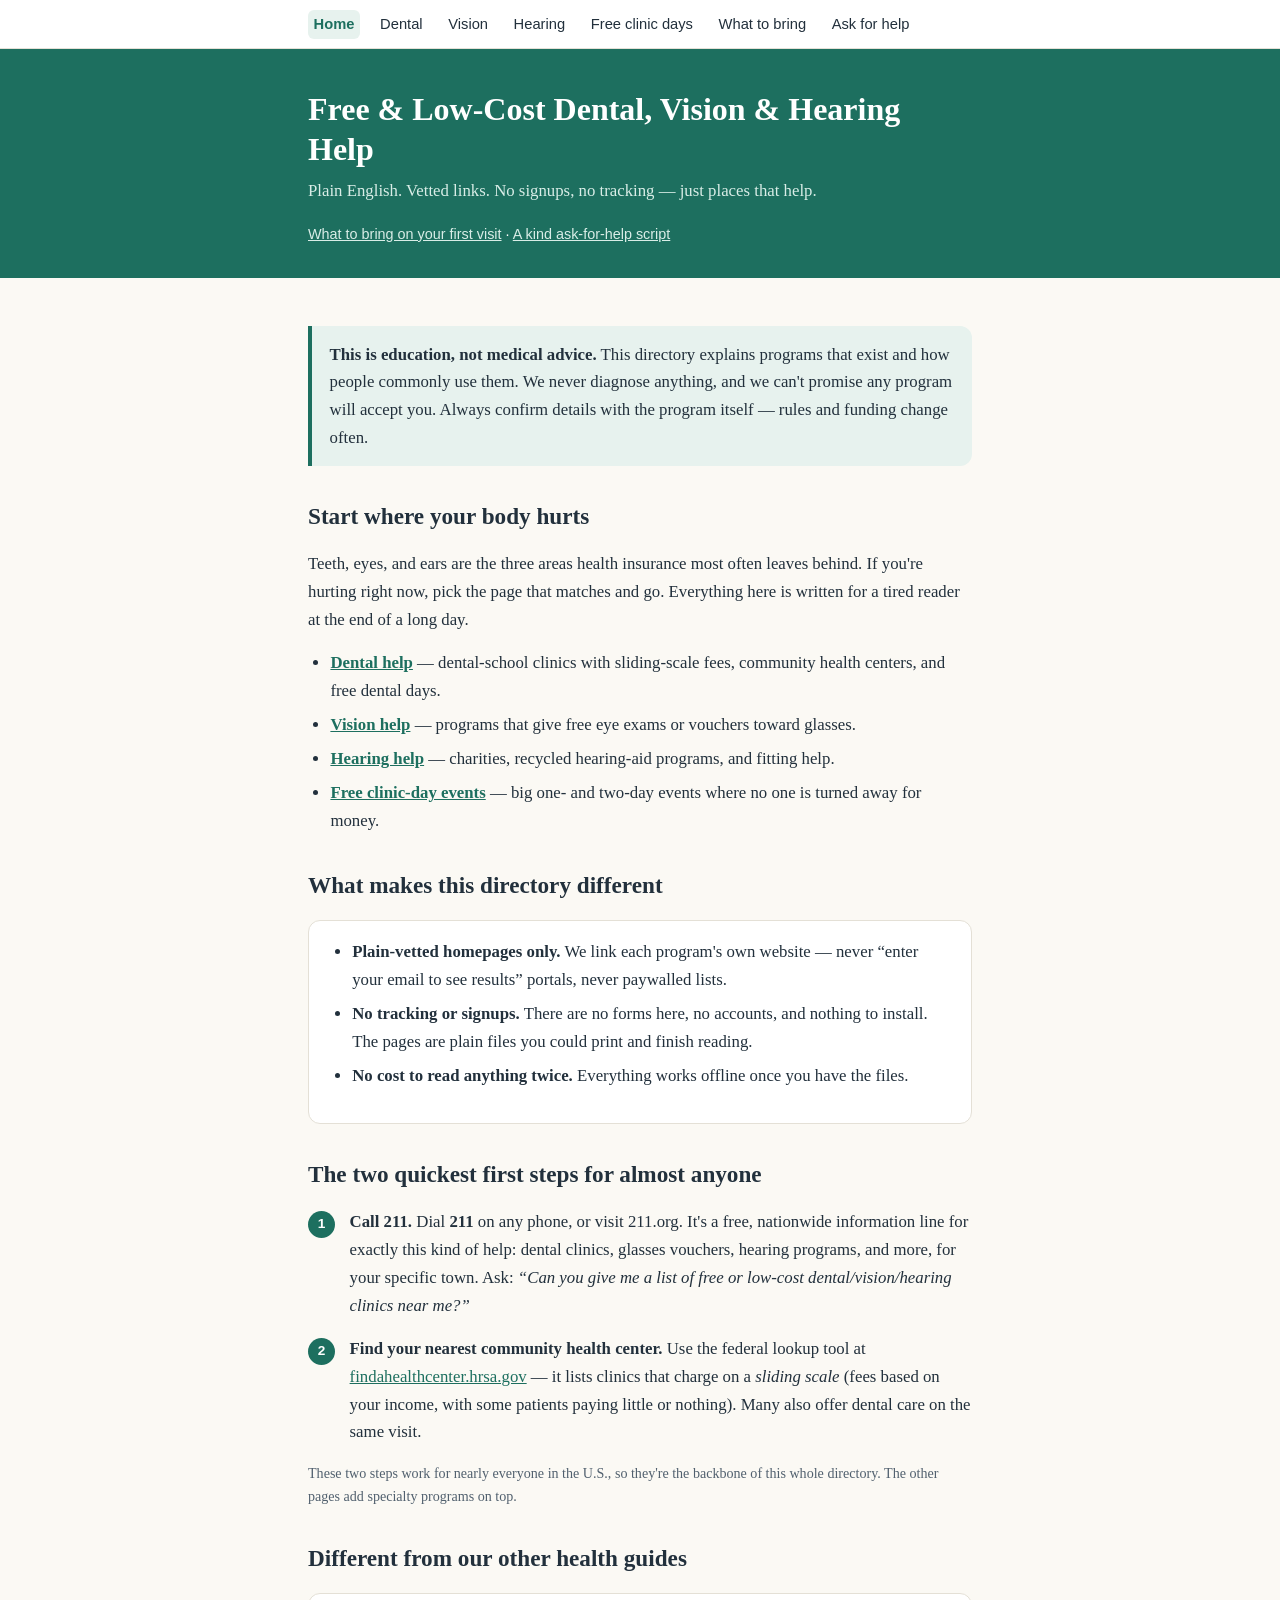
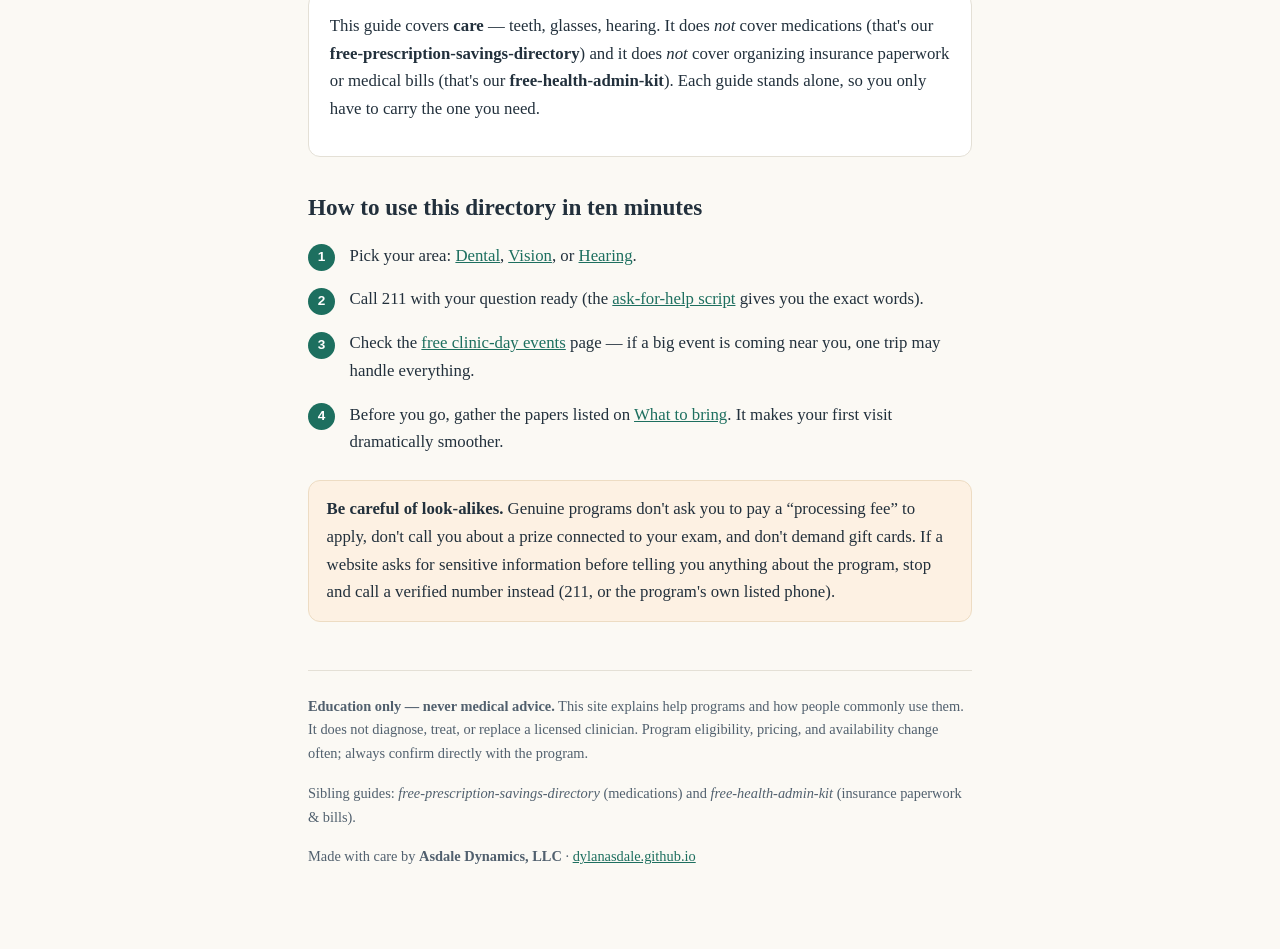
<file: index.html>
<!DOCTYPE html>
<html lang="en">
<head>
<meta charset="utf-8">
<meta name="viewport" content="width=device-width, initial-scale=1">
<title>Free &amp; Low-Cost Dental, Vision &amp; Hearing Help — A Plain-English Directory</title>
<meta name="description" content="A plain-English directory of free and low-cost dental, glasses, and hearing help in the United States: dental-school sliding-scale clinics, free clinic-day events, vision voucher programs, hearing-aid charities, first-visit documents, and a kind ask-for-help script. Education only — never medical advice.">
<link rel="stylesheet" href="style.css">
</head>
<body>

<nav class="pages" aria-label="Site pages">
  <div class="wrap">
    <a href="index.html" aria-current="page">Home</a>
    <a href="dental.html">Dental</a>
    <a href="vision.html">Vision</a>
    <a href="hearing.html">Hearing</a>
    <a href="clinic-events.html">Free clinic days</a>
    <a href="documents.html">What to bring</a>
    <a href="ask-for-help.html">Ask for help</a>
  </div>
</nav>

<header class="site">
  <div class="wrap">
    <h1>Free &amp; Low-Cost Dental, Vision &amp; Hearing Help</h1>
    <p style="margin:0;color:#d9ede7;">Plain English. Vetted links. No signups, no tracking — just places that help.</p>
    <nav class="homespace" aria-label="Quick shortcuts">
      <a href="documents.html">What to bring on your first visit</a> ·
      <a href="ask-for-help.html">A kind ask-for-help script</a>
    </nav>
  </div>
</header>

<div class="wrap">
  <div class="note">
    <strong>This is education, not medical advice.</strong> This directory explains programs that exist and how people commonly use them. We never diagnose anything, and we can't promise any program will accept you. Always confirm details with the program itself — rules and funding change often.
  </div>

  <h2>Start where your body hurts</h2>
  <p>Teeth, eyes, and ears are the three areas health insurance most often leaves behind. If you're hurting right now, pick the page that matches and go. Everything here is written for a tired reader at the end of a long day.</p>

  <ul>
    <li><a href="dental.html"><strong>Dental help</strong></a> — dental-school clinics with sliding-scale fees, community health centers, and free dental days.</li>
    <li><a href="vision.html"><strong>Vision help</strong></a> — programs that give free eye exams or vouchers toward glasses.</li>
    <li><a href="hearing.html"><strong>Hearing help</strong></a> — charities, recycled hearing-aid programs, and fitting help.</li>
    <li><a href="clinic-events.html"><strong>Free clinic-day events</strong></a> — big one- and two-day events where no one is turned away for money.</li>
  </ul>

  <h2>What makes this directory different</h2>
  <div class="card">
    <ul>
      <li><strong>Plain-vetted homepages only.</strong> We link each program's own website — never “enter your email to see results” portals, never paywalled lists.</li>
      <li><strong>No tracking or signups.</strong> There are no forms here, no accounts, and nothing to install. The pages are plain files you could print and finish reading.</li>
      <li><strong>No cost to read anything twice.</strong> Everything works offline once you have the files.</li>
    </ul>
  </div>

  <h2>The two quickest first steps for almost anyone</h2>
  <ol class="steps">
    <li><strong>Call 211.</strong> Dial <strong>211</strong> on any phone, or visit <span class="lurl">211.org</span>. It's a free, nationwide information line for exactly this kind of help: dental clinics, glasses vouchers, hearing programs, and more, for your specific town. Ask: <em>“Can you give me a list of free or low-cost dental/vision/hearing clinics near me?”</em></li>
    <li><strong>Find your nearest community health center.</strong> Use the federal lookup tool at <a href="https://findahealthcenter.hrsa.gov">findahealthcenter.hrsa.gov</a> — it lists clinics that charge on a <em>sliding scale</em> (fees based on your income, with some patients paying little or nothing). Many also offer dental care on the same visit.</li>
  </ol>
  <p class="small">These two steps work for nearly everyone in the U.S., so they're the backbone of this whole directory. The other pages add specialty programs on top.</p>

  <h2>Different from our other health guides</h2>
  <div class="card">
    <p>This guide covers <strong>care</strong> — teeth, glasses, hearing. It does <em>not</em> cover medications (that's our <strong>free-prescription-savings-directory</strong>) and it does <em>not</em> cover organizing insurance paperwork or medical bills (that's our <strong>free-health-admin-kit</strong>). Each guide stands alone, so you only have to carry the one you need.</p>
  </div>

  <h2>How to use this directory in ten minutes</h2>
  <ol class="steps">
    <li>Pick your area: <a href="dental.html">Dental</a>, <a href="vision.html">Vision</a>, or <a href="hearing.html">Hearing</a>.</li>
    <li>Call 211 with your question ready (the <a href="ask-for-help.html">ask-for-help script</a> gives you the exact words).</li>
    <li>Check the <a href="clinic-events.html">free clinic-day events</a> page — if a big event is coming near you, one trip may handle everything.</li>
    <li>Before you go, gather the papers listed on <a href="documents.html">What to bring</a>. It makes your first visit dramatically smoother.</li>
  </ol>

  <div class="careful">
    <strong>Be careful of look-alikes.</strong> Genuine programs don't ask you to pay a “processing fee” to apply, don't call you about a prize connected to your exam, and don't demand gift cards. If a website asks for sensitive information before telling you anything about the program, stop and call a verified number instead (211, or the program's own listed phone).
  </div>

  <footer class="site">
    <p><strong>Education only — never medical advice.</strong> This site explains help programs and how people commonly use them. It does not diagnose, treat, or replace a licensed clinician. Program eligibility, pricing, and availability change often; always confirm directly with the program.</p>
    <p>Sibling guides: <em>free-prescription-savings-directory</em> (medications) and <em>free-health-admin-kit</em> (insurance paperwork &amp; bills).</p>
    <p>Made with care by <strong>Asdale Dynamics, LLC</strong> · <a href="https://dylanasdale.github.io">dylanasdale.github.io</a></p>
  </footer>
</div>

</body>
</html>
</file>
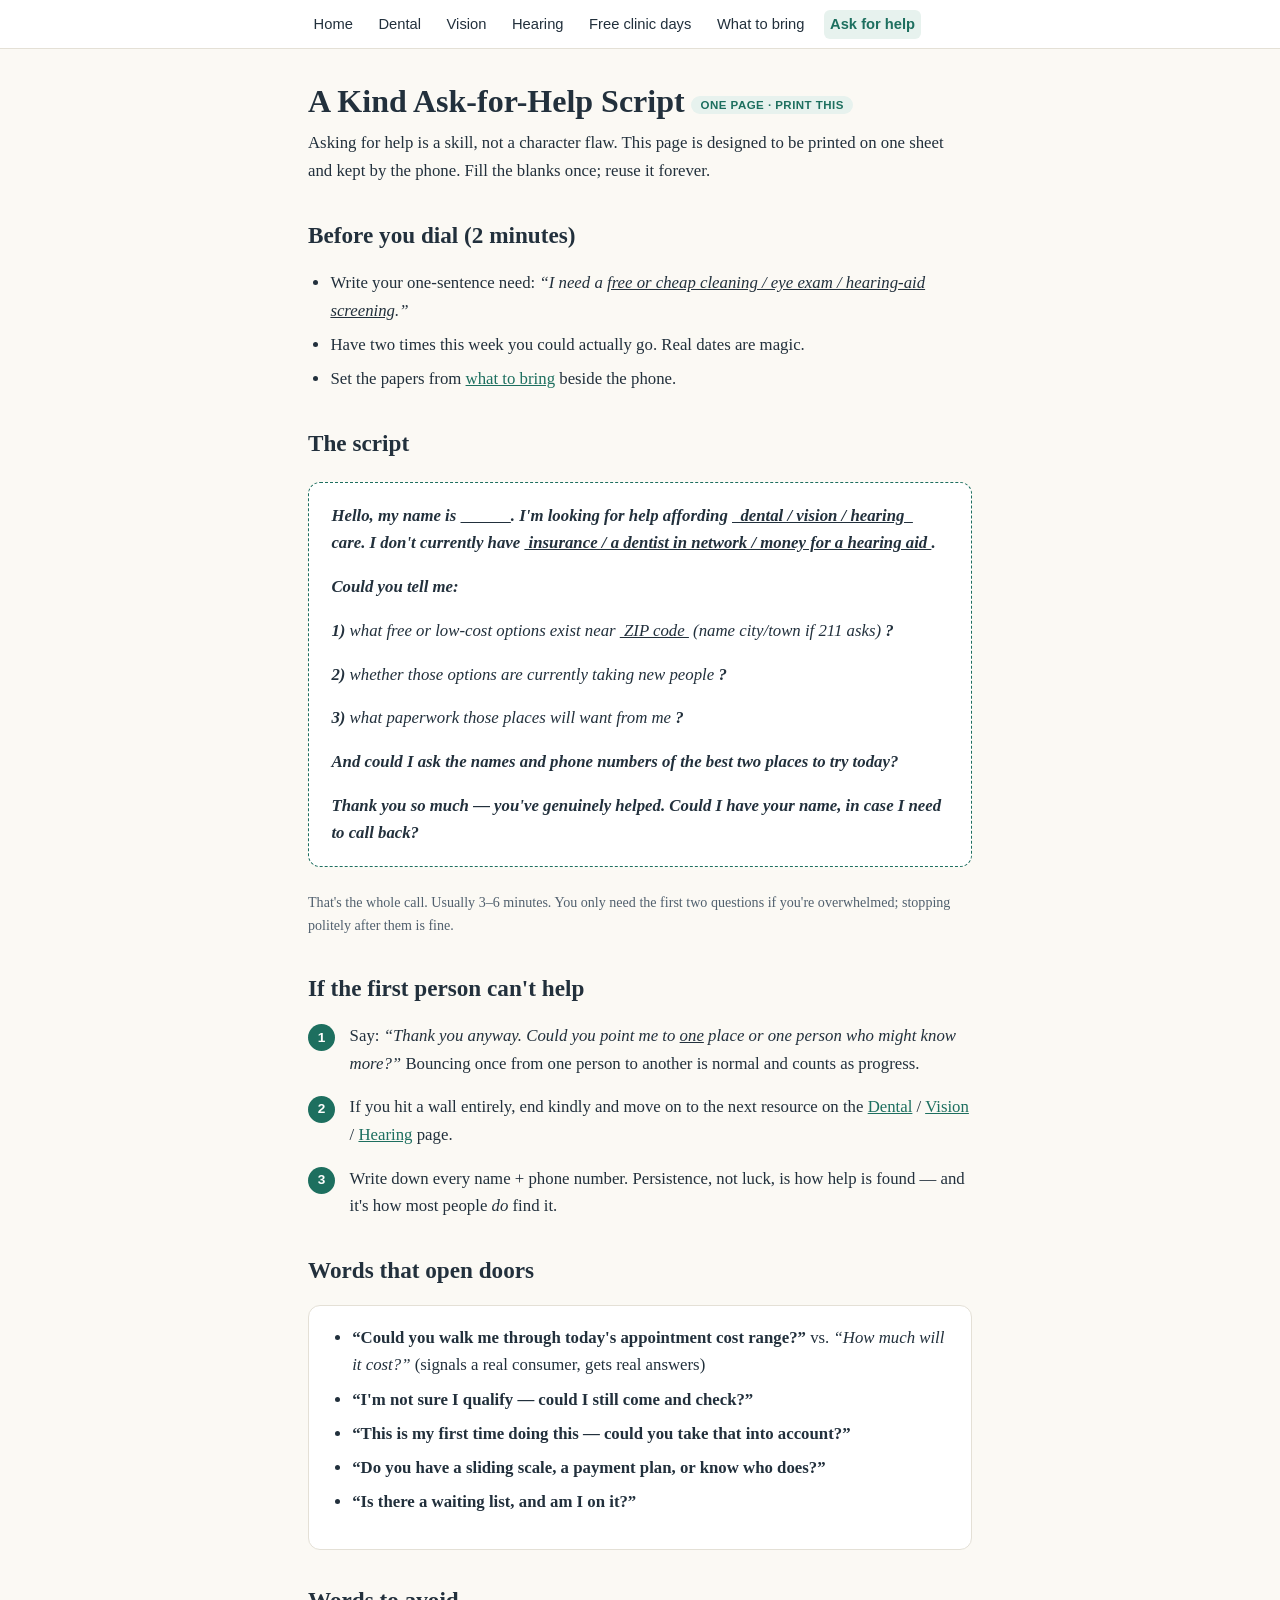
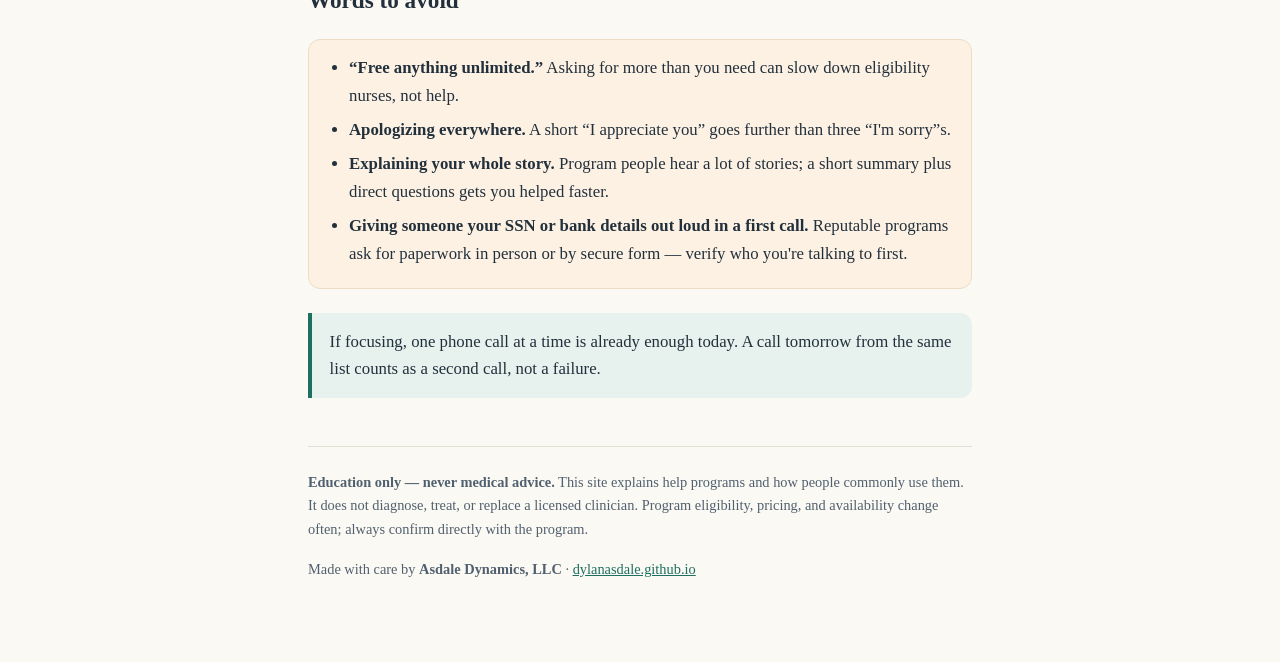
<file: ask-for-help.html>
<!DOCTYPE html>
<html lang="en">
<head>
<meta charset="utf-8">
<meta name="viewport" content="width=device-width, initial-scale=1">
<title>A Kind Ask-for-Help Script — Free &amp; Low-Cost Directory</title>
<meta name="description" content="A one-page, fill-in-the-blank script for kindly and clearly asking 211, clinics, teachers, and charities for free or low-cost dental, vision, and hearing help. Education only — never medical advice.">
<link rel="stylesheet" href="style.css">
</head>
<body>

<nav class="pages" aria-label="Site pages">
  <div class="wrap">
    <a href="index.html">Home</a>
    <a href="dental.html">Dental</a>
    <a href="vision.html">Vision</a>
    <a href="hearing.html">Hearing</a>
    <a href="clinic-events.html">Free clinic days</a>
    <a href="documents.html">What to bring</a>
    <a href="ask-for-help.html" aria-current="page">Ask for help</a>
  </div>
</nav>

<div class="wrap" style="padding-top:2rem;">
  <h1 style="margin-top:0;">A Kind Ask-for-Help Script<span class="tag">One page · print this</span></h1>
  <p>Asking for help is a skill, not a character flaw. This page is designed to be printed on one sheet and kept by the phone. Fill the blanks once; reuse it forever.</p>

  <h2>Before you dial (2 minutes)</h2>
  <ul>
    <li>Write your one-sentence need: <em>“I need a <u>free or cheap cleaning / eye exam / hearing-aid screening</u>.”</em></li>
    <li>Have two times this week you could actually go. Real dates are magic.</li>
    <li>Set the papers from <a href="documents.html">what to bring</a> beside the phone.</li>
  </ul>

  <h2>The script</h2>
  <div class="script">
    <p><strong>Hello, my name is <u>&nbsp;&nbsp;&nbsp;&nbsp;&nbsp;&nbsp;&nbsp;&nbsp;&nbsp;&nbsp;&nbsp;&nbsp;</u>. I'm looking for help affording <u>&nbsp;&nbsp;dental / vision / hearing&nbsp;&nbsp;</u> care. I don't currently have <u>&nbsp;insurance / a dentist in network / money for a hearing aid&nbsp;</u>.</strong></p>
    <p><strong>Could you tell me:</strong></p>
    <p><strong>1)</strong> what free or low-cost options exist near <u>&nbsp;ZIP code&nbsp;</u> <em>(name city/town if 211 asks)</em> <strong>?</strong></p>
    <p><strong>2)</strong> whether those options are currently taking new people <strong>?</strong></p>
    <p><strong>3)</strong> what paperwork those places will want from me <strong>?</strong></p>
    <p><strong>And could I ask the names and phone numbers of the best two places to try today?</strong></p>
    <p style="margin-bottom:0;"><strong>Thank you so much — you've genuinely helped. Could I have your name, in case I need to call back?</strong></p>
  </div>

  <p class="small">That's the whole call. Usually 3–6 minutes. You only need the first two questions if you're overwhelmed; stopping politely after them is fine.</p>

  <h2>If the first person can't help</h2>
  <ol class="steps">
    <li>Say: <em>“Thank you anyway. Could you point me to <u>one</u> place or one person who might know more?”</em> Bouncing once from one person to another is normal and counts as progress.</li>
    <li>If you hit a wall entirely, end kindly and move on to the next resource on the <a href="dental.html">Dental</a> / <a href="vision.html">Vision</a> / <a href="hearing.html">Hearing</a> page.</li>
    <li>Write down every name + phone number. Persistence, not luck, is how help is found — and it's how most people <em>do</em> find it.</li>
  </ol>

  <h2>Words that open doors</h2>
  <div class="card">
    <ul>
      <li><strong>“Could you walk me through today's appointment cost range?”</strong> vs. <em>“How much will it cost?”</em> (signals a real consumer, gets real answers)</li>
      <li><strong>“I'm not sure I qualify — could I still come and check?”</strong></li>
      <li><strong>“This is my first time doing this — could you take that into account?”</strong></li>
      <li><strong>“Do you have a sliding scale, a payment plan, or know who does?”</strong></li>
      <li><strong>“Is there a waiting list, and am I on it?”</strong></li>
    </ul>
  </div>

  <h2>Words to avoid</h2>
  <div class="careful">
    <ul style="margin-bottom:0;">
      <li><strong>“Free anything unlimited.”</strong> Asking for more than you need can slow down eligibility nurses, not help.</li>
      <li><strong>Apologizing everywhere.</strong> A short “I appreciate you” goes further than three “I'm sorry”s.</li>
      <li><strong>Explaining your whole story.</strong> Program people hear a lot of stories; a short summary plus direct questions gets you helped faster.</li>
      <li><strong>Giving someone your SSN or bank details out loud in a first call.</strong> Reputable programs ask for paperwork in person or by secure form — verify who you're talking to first.</li>
    </ul>
  </div>

  <div class="note">If focusing, one phone call at a time is already enough today. A call tomorrow from the same list counts as a second call, not a failure.</div>

  <footer class="site">
    <p><strong>Education only — never medical advice.</strong> This site explains help programs and how people commonly use them. It does not diagnose, treat, or replace a licensed clinician. Program eligibility, pricing, and availability change often; always confirm directly with the program.</p>
    <p>Made with care by <strong>Asdale Dynamics, LLC</strong> · <a href="https://dylanasdale.github.io">dylanasdale.github.io</a></p>
  </footer>
</div>

</body>
</html>
</file>
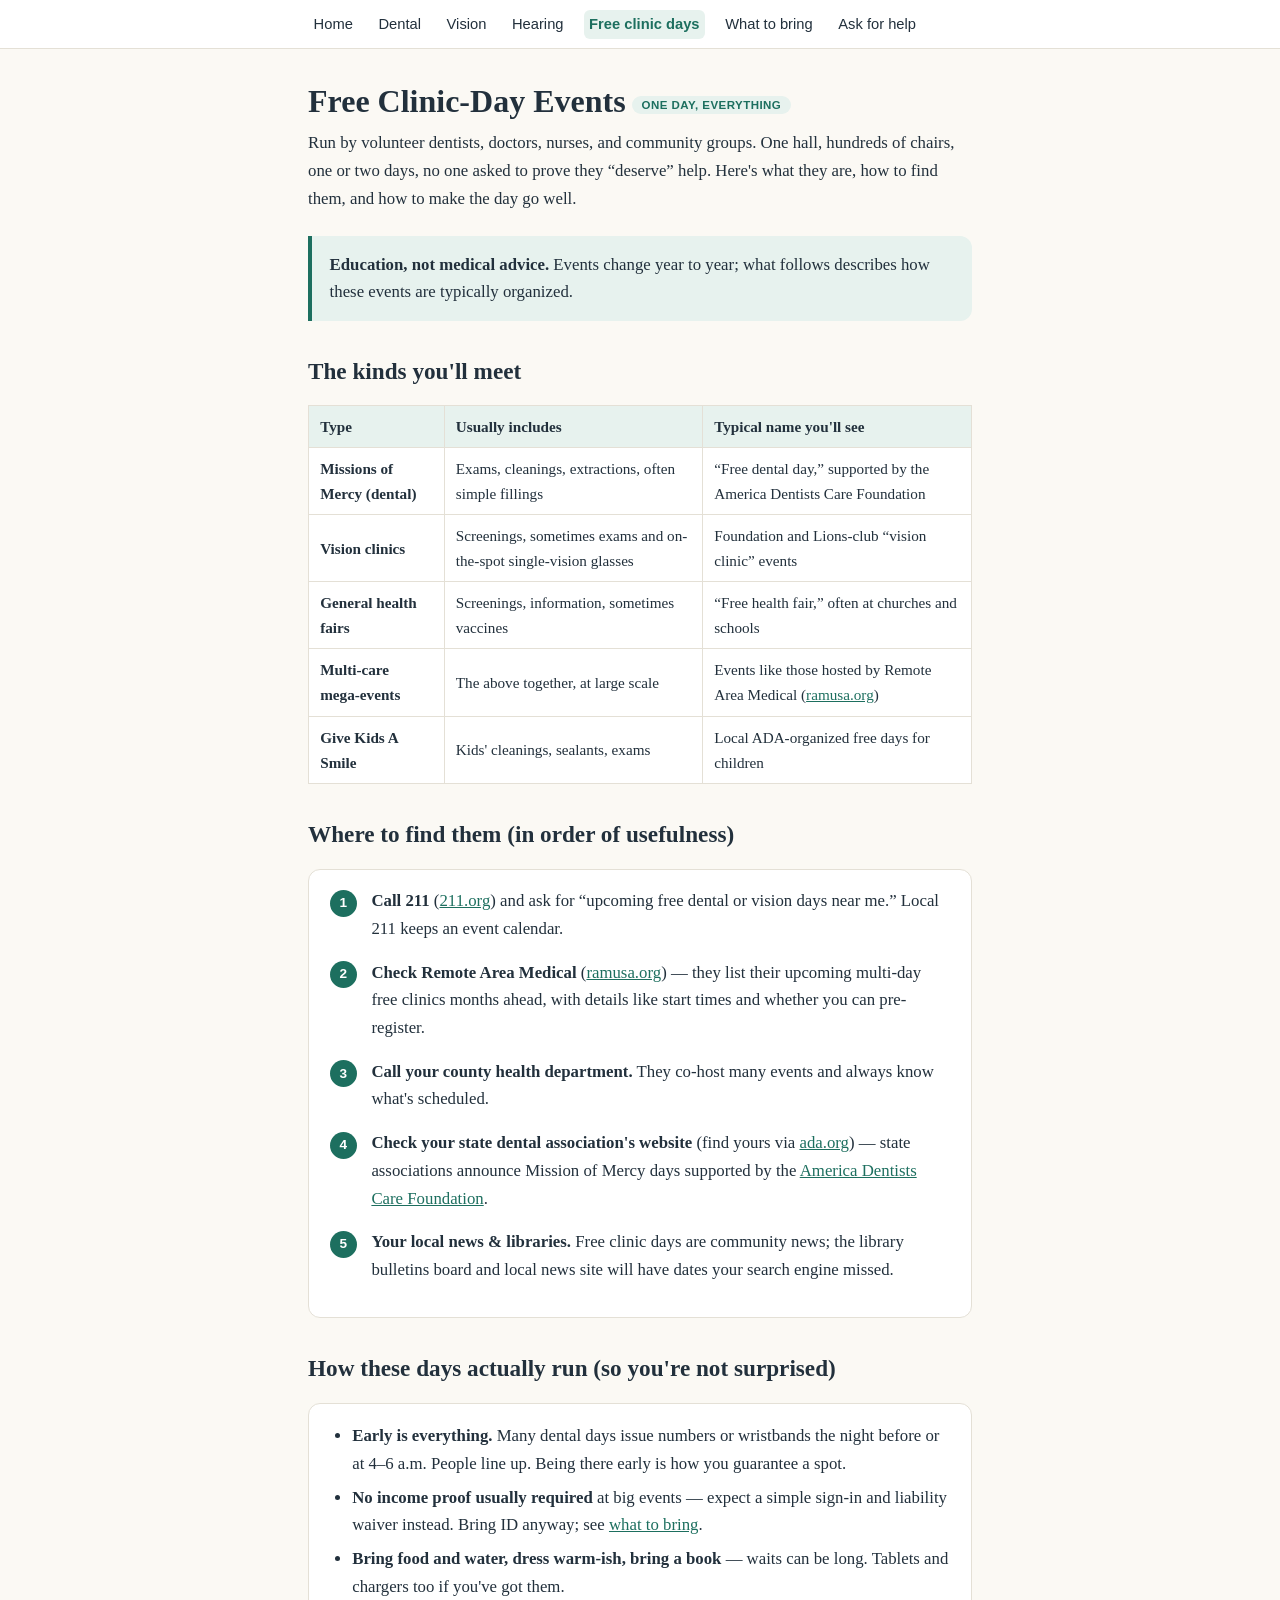
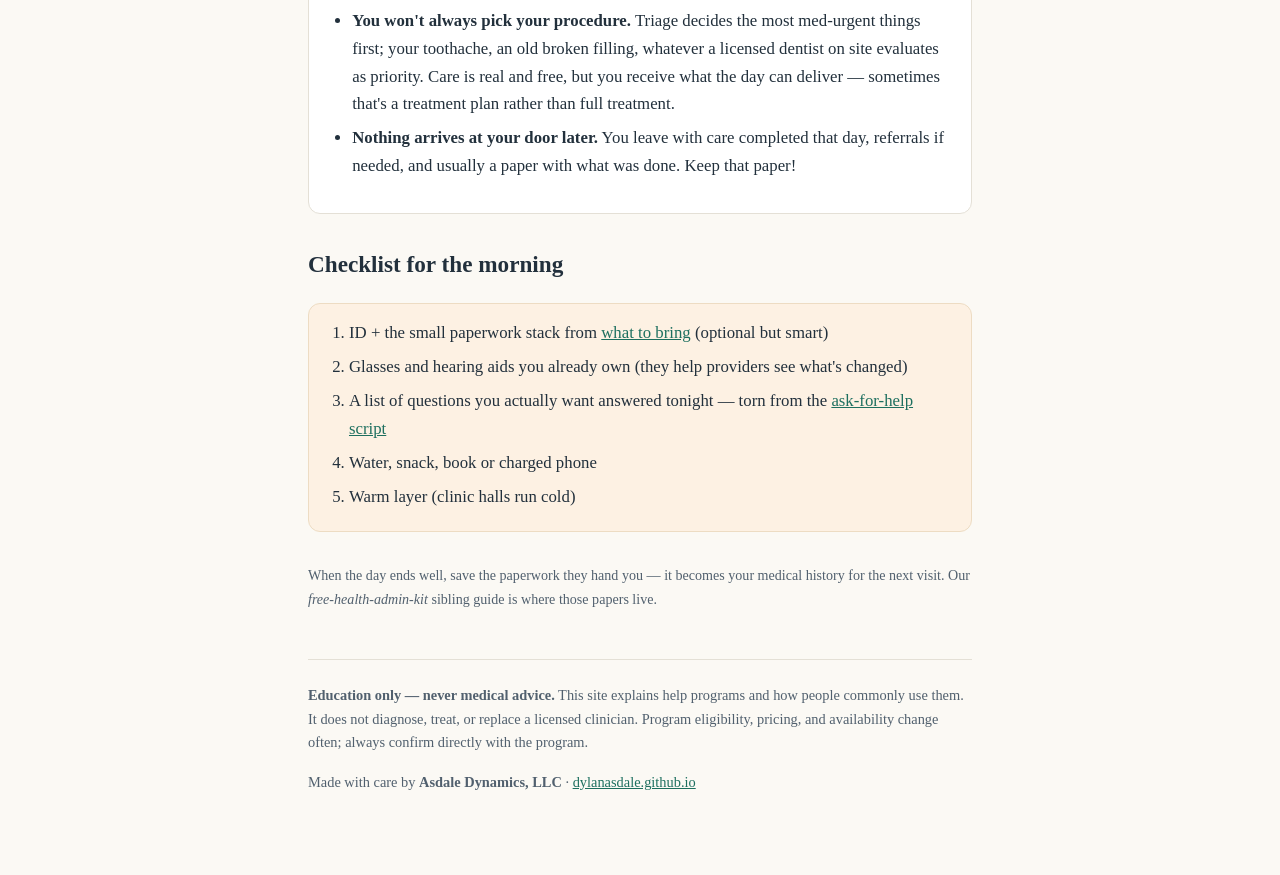
<file: clinic-events.html>
<!DOCTYPE html>
<html lang="en">
<head>
<meta charset="utf-8">
<meta name="viewport" content="width=device-width, initial-scale=1">
<title>Free Clinic-Day Events — Free &amp; Low-Cost Directory</title>
<meta name="description" content="How free clinic-day events work: Missions of Mercy dental days, vision tents, and health fairs. What they include, how to prepare, and where to find them. Education only — never medical advice.">
<link rel="stylesheet" href="style.css">
</head>
<body>

<nav class="pages" aria-label="Site pages">
  <div class="wrap">
    <a href="index.html">Home</a>
    <a href="dental.html">Dental</a>
    <a href="vision.html">Vision</a>
    <a href="hearing.html">Hearing</a>
    <a href="clinic-events.html" aria-current="page">Free clinic days</a>
    <a href="documents.html">What to bring</a>
    <a href="ask-for-help.html">Ask for help</a>
  </div>
</nav>

<div class="wrap" style="padding-top:2rem;">
  <h1 style="margin-top:0;">Free Clinic-Day Events<span class="tag">One day, everything</span></h1>
  <p>Run by volunteer dentists, doctors, nurses, and community groups. One hall, hundreds of chairs, one or two days, no one asked to prove they “deserve” help. Here's what they are, how to find them, and how to make the day go well.</p>

  <div class="note"><strong>Education, not medical advice.</strong> Events change year to year; what follows describes how these events are typically organized.</div>

  <h2>The kinds you'll meet</h2>
  <table>
    <tr><th>Type</th><th>Usually includes</th><th>Typical name you'll see</th></tr>
    <tr><td><strong>Missions of Mercy (dental)</strong></td><td>Exams, cleanings, extractions, often simple fillings</td><td>“Free dental day,” supported by the America Dentists Care Foundation</td></tr>
    <tr><td><strong>Vision clinics</strong></td><td>Screenings, sometimes exams and on-the-spot single-vision glasses</td><td>Foundation and Lions-club “vision clinic” events</td></tr>
    <tr><td><strong>General health fairs</strong></td><td>Screenings, information, sometimes vaccines</td><td>“Free health fair,” often at churches and schools</td></tr>
    <tr><td><strong>Multi-care mega-events</strong></td><td>The above together, at large scale</td><td>Events like those hosted by Remote Area Medical (<a href="https://www.ramusa.org">ramusa.org</a>)</td></tr>
    <tr><td><strong>Give Kids A Smile</strong></td><td>Kids' cleanings, sealants, exams</td><td id="gkas">Local ADA-organized free days for children</td></tr>
  </table>

  <h2>Where to find them (in order of usefulness)</h2>
  <div class="card">
    <ol class="steps">
      <li><strong>Call 211</strong> (<a href="https://www.211.org">211.org</a>) and ask for “upcoming free dental or vision days near me.” Local 211 keeps an event calendar.</li>
      <li><strong>Check Remote Area Medical</strong> (<a href="https://www.ramusa.org">ramusa.org</a>) — they list their upcoming multi-day free clinics months ahead, with details like start times and whether you can pre-register.</li>
      <li><strong>Call your county health department.</strong> They co-host many events and always know what's scheduled.</li>
      <li><strong>Check your state dental association's website</strong> (find yours via <a href="https://www.ada.org">ada.org</a>) — state associations announce Mission of Mercy days supported by the <a href="https://www.adcf.net">America Dentists Care Foundation</a>.</li>
      <li><strong>Your local news &amp; libraries.</strong> Free clinic days are community news; the library bulletins board and local news site will have dates your search engine missed.</li>
    </ol>
  </div>

  <h2>How these days actually run (so you're not surprised)</h2>
  <div class="card">
    <ul>
      <li><strong>Early is everything.</strong> Many dental days issue numbers or wristbands the night before or at 4–6 a.m. People line up. Being there early is how you guarantee a spot.</li>
      <li><strong>No income proof usually required</strong> at big events — expect a simple sign-in and liability waiver instead. Bring ID anyway; see <a href="documents.html">what to bring</a>.</li>
      <li><strong>Bring food and water, dress warm-ish, bring a book</strong> — waits can be long. Tablets and chargers too if you've got them.</li>
      <li><strong>You won't always pick your procedure.</strong> Triage decides the most med-urgent things first; your toothache, an old broken filling, whatever a licensed dentist on site evaluates as priority. Care is real and free, but you receive what the day can deliver — sometimes that's a treatment plan rather than full treatment.</li>
      <li><strong>Nothing arrives at your door later.</strong> You leave with care completed that day, referrals if needed, and usually a paper with what was done. Keep that paper!</li>
    </ul>
  </div>

  <h2>Checklist for the morning</h2>
  <div class="careful">
    <ol style="margin-bottom:0;">
      <li>ID + the small paperwork stack from <a href="documents.html">what to bring</a> (optional but smart)</li>
      <li>Glasses and hearing aids you already own (they help providers see what's changed)</li>
      <li>A list of questions you actually want answered tonight — torn from the <a href="ask-for-help.html">ask-for-help script</a></li>
      <li>Water, snack, book or charged phone</li>
      <li>Warm layer (clinic halls run cold)</li>
    </ol>
  </div>

  <div class="small" style="margin-top:2rem;">When the day ends well, save the paperwork they hand you — it becomes your medical history for the next visit. Our <em>free-health-admin-kit</em> sibling guide is where those papers live.</div>

  <footer class="site">
    <p><strong>Education only — never medical advice.</strong> This site explains help programs and how people commonly use them. It does not diagnose, treat, or replace a licensed clinician. Program eligibility, pricing, and availability change often; always confirm directly with the program.</p>
    <p>Made with care by <strong>Asdale Dynamics, LLC</strong> · <a href="https://dylanasdale.github.io">dylanasdale.github.io</a></p>
  </footer>
</div>

</body>
</html>
</file>
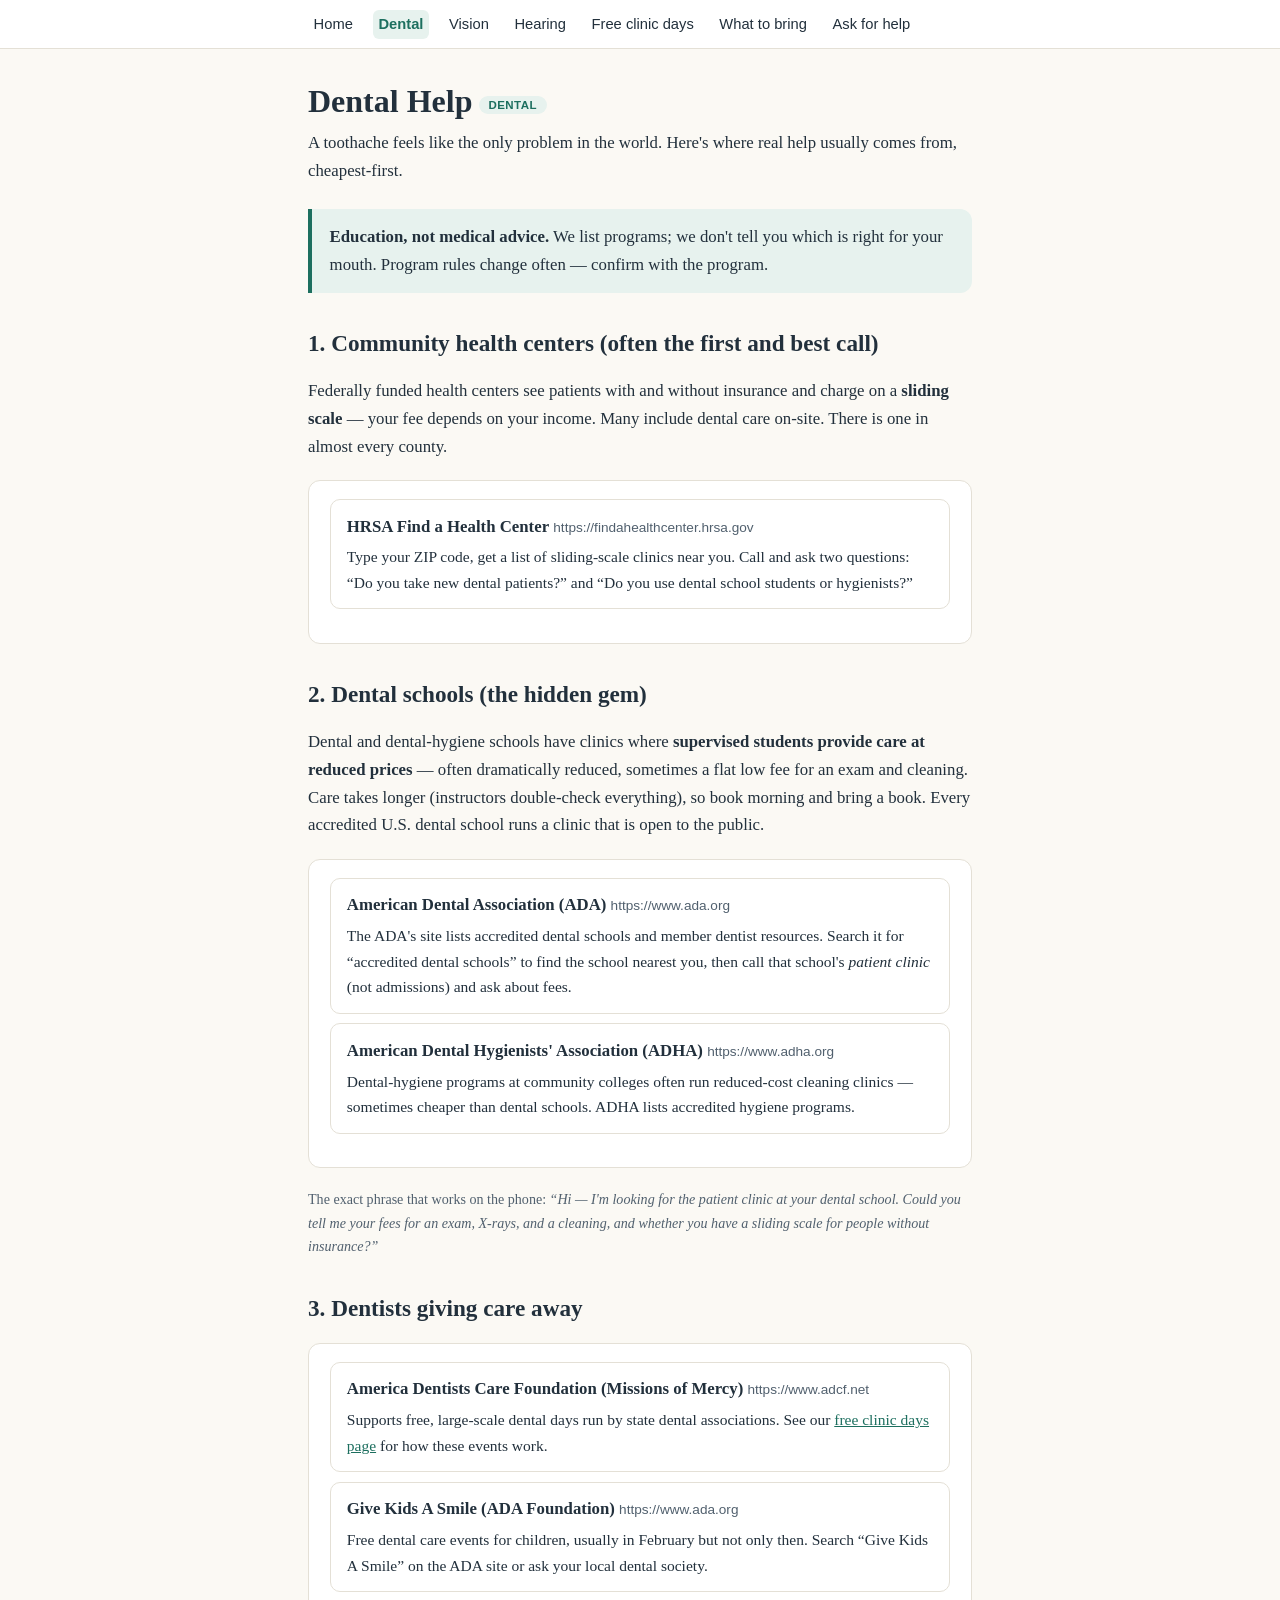
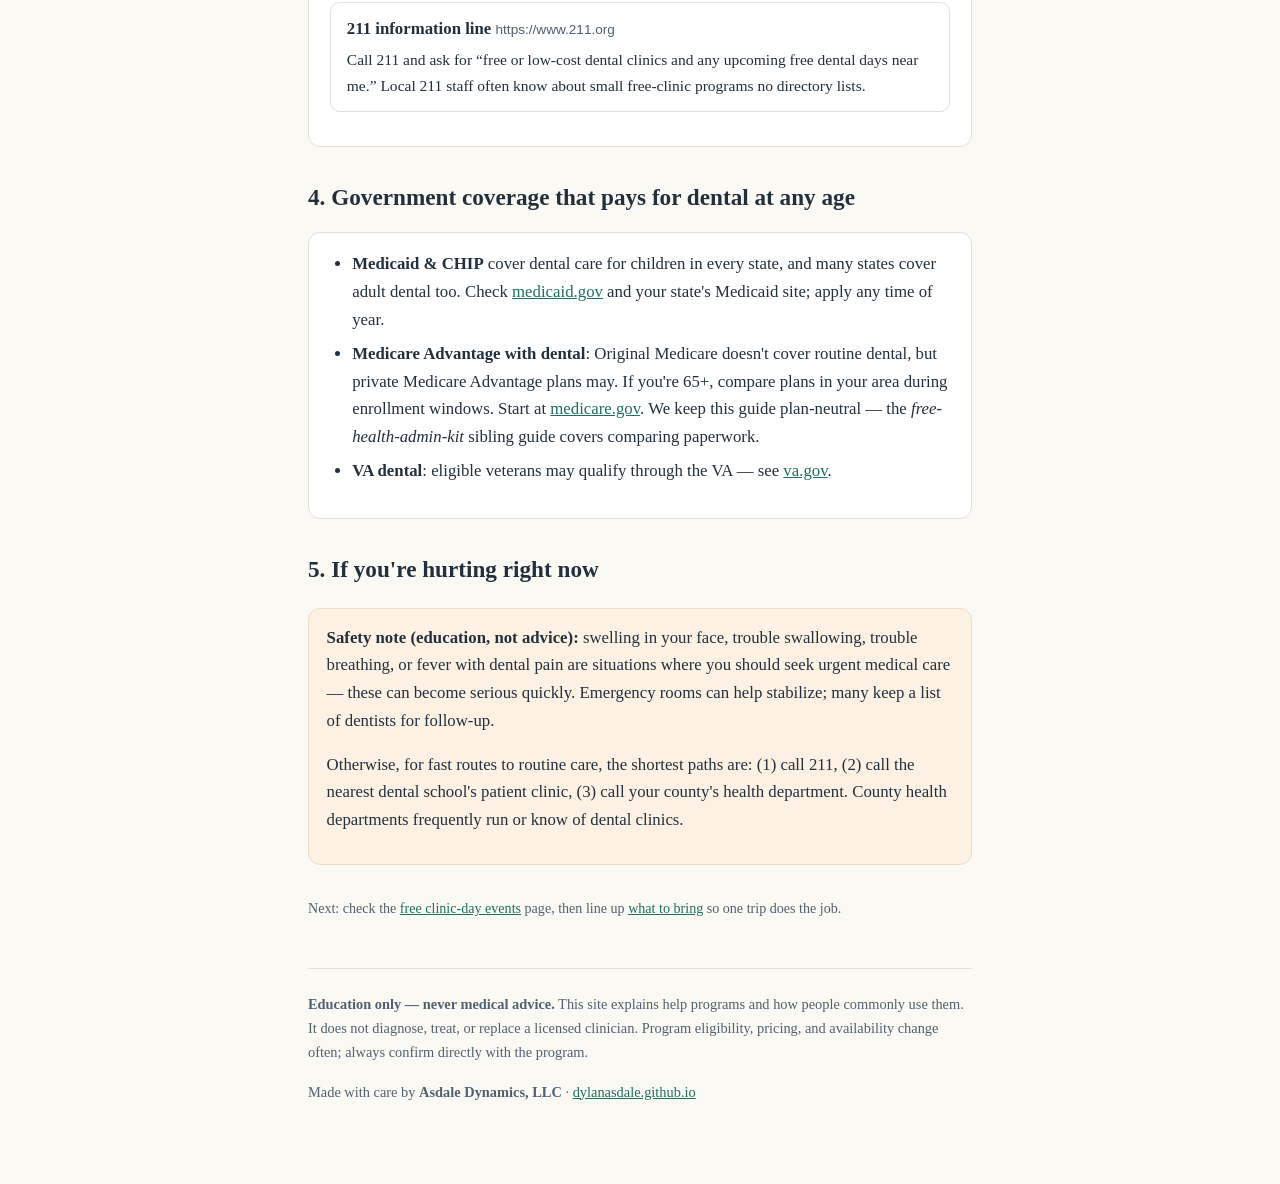
<file: dental.html>
<!DOCTYPE html>
<html lang="en">
<head>
<meta charset="utf-8">
<meta name="viewport" content="width=device-width, initial-scale=1">
<title>Dental Help — Free &amp; Low-Cost Directory</title>
<meta name="description" content="Free and low-cost dental help: dental-school sliding-scale clinics, community health centers, dentist philanthropy programs, and free dental days. Education only — never medical advice.">
<link rel="stylesheet" href="style.css">
</head>
<body>

<nav class="pages" aria-label="Site pages">
  <div class="wrap">
    <a href="index.html">Home</a>
    <a href="dental.html" aria-current="page">Dental</a>
    <a href="vision.html">Vision</a>
    <a href="hearing.html">Hearing</a>
    <a href="clinic-events.html">Free clinic days</a>
    <a href="documents.html">What to bring</a>
    <a href="ask-for-help.html">Ask for help</a>
  </div>
</nav>

<div class="wrap" style="padding-top:2rem;">
  <h1 style="margin-top:0;">Dental Help<span class="tag">Dental</span></h1>
  <p>A toothache feels like the only problem in the world. Here's where real help usually comes from, cheapest-first.</p>

  <div class="note"><strong>Education, not medical advice.</strong> We list programs; we don't tell you which is right for your mouth. Program rules change often — confirm with the program.</div>

  <h2>1. Community health centers (often the first and best call)</h2>
  <p>Federally funded health centers see patients with and without insurance and charge on a <strong>sliding scale</strong> — your fee depends on your income. Many include dental care on-site. There is one in almost every county.</p>
  <div class="card">
    <ul class="link-list">
      <li>
        <span class="lname">HRSA Find a Health Center</span>
        <span class="lurl">https://findahealthcenter.hrsa.gov</span>
        <span class="lwhy">Type your ZIP code, get a list of sliding-scale clinics near you. Call and ask two questions: “Do you take new dental patients?” and “Do you use dental school students or hygienists?”</span>
      </li>
    </ul>
  </div>

  <h2>2. Dental schools (the hidden gem)</h2>
  <p>Dental and dental-hygiene schools have clinics where <strong>supervised students provide care at reduced prices</strong> — often dramatically reduced, sometimes a flat low fee for an exam and cleaning. Care takes longer (instructors double-check everything), so book morning and bring a book. Every accredited U.S. dental school runs a clinic that is open to the public.</p>
  <div class="card">
    <ul class="link-list">
      <li>
        <span class="lname">American Dental Association (ADA)</span>
        <span class="lurl">https://www.ada.org</span>
        <span class="lwhy">The ADA's site lists accredited dental schools and member dentist resources. Search it for “accredited dental schools” to find the school nearest you, then call that school's <em>patient clinic</em> (not admissions) and ask about fees.</span>
      </li>
      <li>
        <span class="lname">American Dental Hygienists' Association (ADHA)</span>
        <span class="lurl">https://www.adha.org</span>
        <span class="lwhy">Dental-hygiene programs at community colleges often run reduced-cost cleaning clinics — sometimes cheaper than dental schools. ADHA lists accredited hygiene programs.</span>
      </li>
    </ul>
  </div>
  <p class="small">The exact phrase that works on the phone: <em>“Hi — I'm looking for the patient clinic at your dental school. Could you tell me your fees for an exam, X-rays, and a cleaning, and whether you have a sliding scale for people without insurance?”</em></p>

  <h2>3. Dentists giving care away</h2>
  <div class="card">
    <ul class="link-list">
      <li>
        <span class="lname">America Dentists Care Foundation (Missions of Mercy)</span>
        <span class="lurl">https://www.adcf.net</span>
        <span class="lwhy">Supports free, large-scale dental days run by state dental associations. See our <a href="clinic-events.html">free clinic days page</a> for how these events work.</span>
      </li>
      <li>
        <span class="lname">Give Kids A Smile (ADA Foundation)</span>
        <span class="lurl">https://www.ada.org</span>
        <span class="lwhy">Free dental care events for children, usually in February but not only then. Search “Give Kids A Smile” on the ADA site or ask your local dental society.</span>
      </li>
      <li>
        <span class="lname">211 information line</span>
        <span class="lurl">https://www.211.org</span>
        <span class="lwhy">Call 211 and ask for “free or low-cost dental clinics and any upcoming free dental days near me.” Local 211 staff often know about small free-clinic programs no directory lists.</span>
      </li>
    </ul>
  </div>

  <h2>4. Government coverage that pays for dental at any age</h2>
  <div class="card">
    <ul>
      <li><strong>Medicaid &amp; CHIP</strong> cover dental care for children in every state, and many states cover adult dental too. Check <a href="https://www.medicaid.gov">medicaid.gov</a> and your state's Medicaid site; apply any time of year.</li>
      <li><strong>Medicare Advantage with dental</strong>: Original Medicare doesn't cover routine dental, but private Medicare Advantage plans may. If you're 65+, compare plans in your area during enrollment windows. Start at <a href="https://www.medicare.gov">medicare.gov</a>. We keep this guide plan-neutral — the <em>free-health-admin-kit</em> sibling guide covers comparing paperwork.</li>
      <li><strong>VA dental</strong>: eligible veterans may qualify through the VA — see <a href="https://www.va.gov">va.gov</a>.</li>
    </ul>
  </div>

  <h2>5. If you're hurting right now</h2>
  <div class="careful">
    <p><strong>Safety note (education, not advice):</strong> swelling in your face, trouble swallowing, trouble breathing, or fever with dental pain are situations where you should seek urgent medical care — these can become serious quickly. Emergency rooms can help stabilize; many keep a list of dentists for follow-up.</p>
    <p>Otherwise, for fast routes to routine care, the shortest paths are: (1) call 211, (2) call the nearest dental school's patient clinic, (3) call your county's health department. County health departments frequently run or know of dental clinics.</p>
  </div>

  <div class="small" style="margin-top:2rem;">Next: check the <a href="clinic-events.html">free clinic-day events</a> page, then line up <a href="documents.html">what to bring</a> so one trip does the job.</div>

  <footer class="site">
    <p><strong>Education only — never medical advice.</strong> This site explains help programs and how people commonly use them. It does not diagnose, treat, or replace a licensed clinician. Program eligibility, pricing, and availability change often; always confirm directly with the program.</p>
    <p>Made with care by <strong>Asdale Dynamics, LLC</strong> · <a href="https://dylanasdale.github.io">dylanasdale.github.io</a></p>
  </footer>
</div>

</body>
</html>
</file>
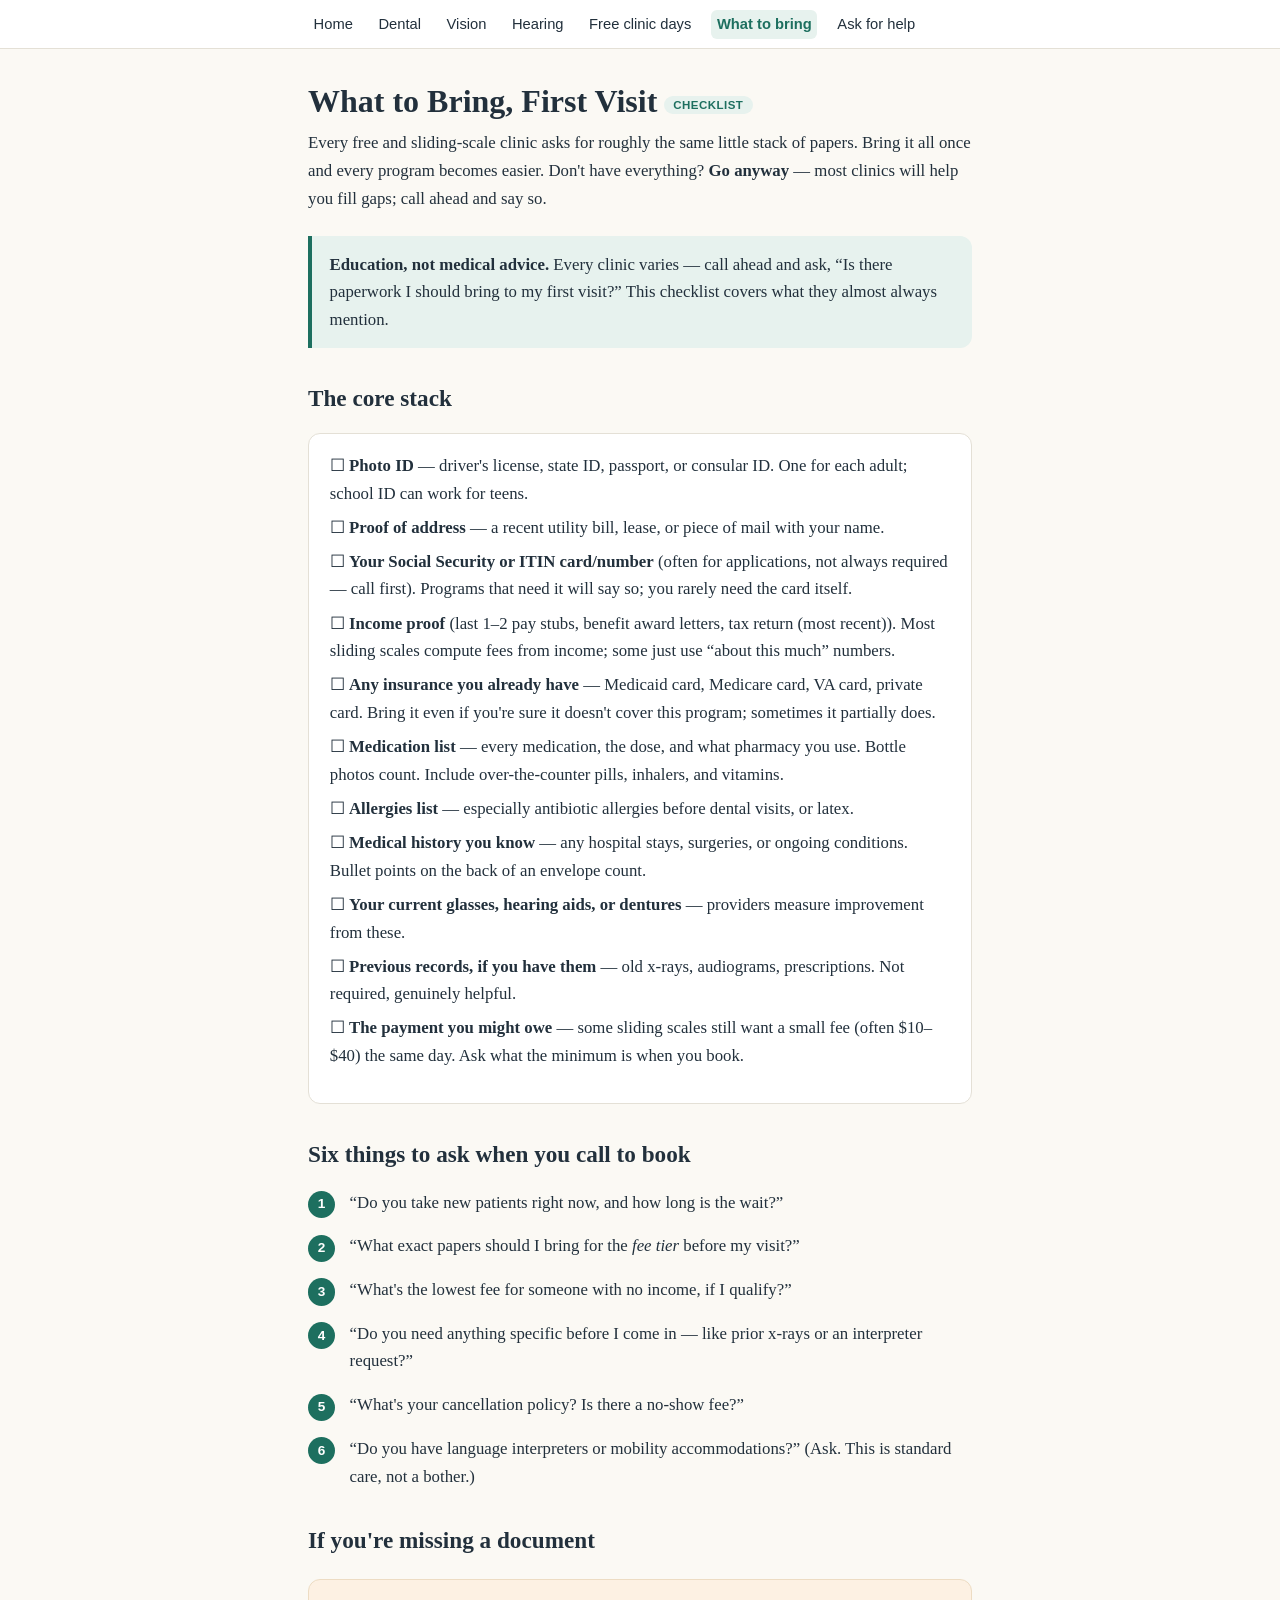
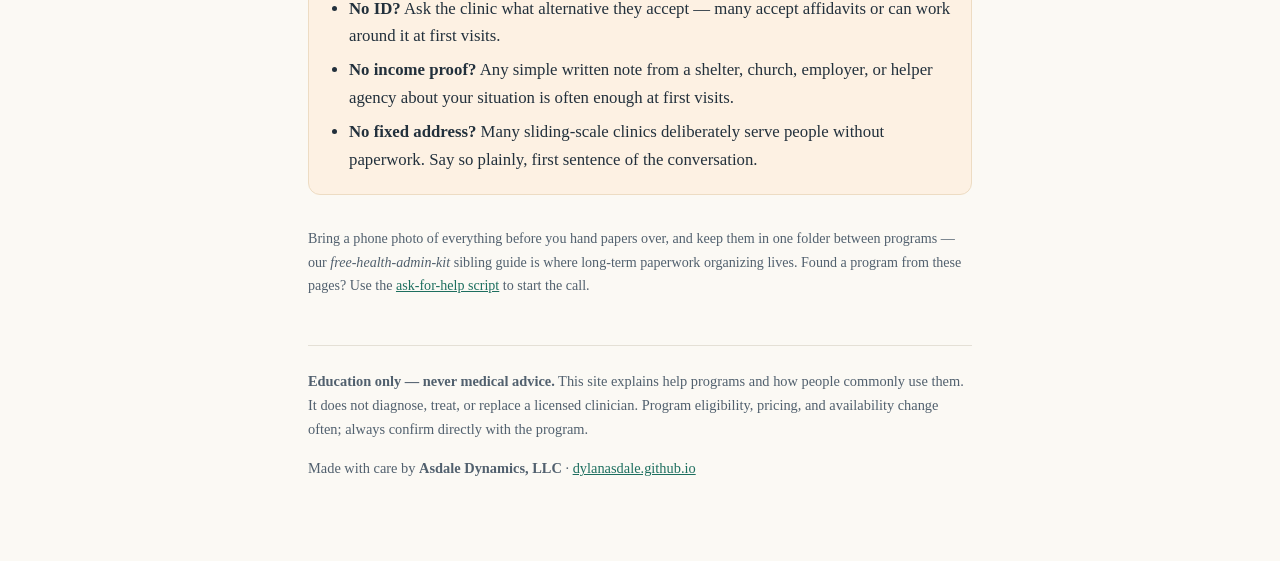
<file: documents.html>
<!DOCTYPE html>
<html lang="en">
<head>
<meta charset="utf-8">
<meta name="viewport" content="width=device-width, initial-scale=1">
<title>What to Bring on Your First Visit — Free &amp; Low-Cost Directory</title>
<meta name="description" content="A plain checklist of documents to bring to your first visit at a free or sliding-scale clinic: ID, income proof, medication list, insurance cards, and more. Education only — never medical advice.">
<link rel="stylesheet" href="style.css">
</head>
<body>

<nav class="pages" aria-label="Site pages">
  <div class="wrap">
    <a href="index.html">Home</a>
    <a href="dental.html">Dental</a>
    <a href="vision.html">Vision</a>
    <a href="hearing.html">Hearing</a>
    <a href="clinic-events.html">Free clinic days</a>
    <a href="documents.html" aria-current="page">What to bring</a>
    <a href="ask-for-help.html">Ask for help</a>
  </div>
</nav>

<div class="wrap" style="padding-top:2rem;">
  <h1 style="margin-top:0;">What to Bring, First Visit<span class="tag">Checklist</span></h1>
  <p>Every free and sliding-scale clinic asks for roughly the same little stack of papers. Bring it all once and every program becomes easier. Don't have everything? <strong>Go anyway</strong> — most clinics will help you fill gaps; call ahead and say so.</p>

  <div class="note"><strong>Education, not medical advice.</strong> Every clinic varies — call ahead and ask, “Is there paperwork I should bring to my first visit?” This checklist covers what they almost always mention.</div>

  <h2>The core stack</h2>
  <div class="card">
    <ul class="steps-check" style="list-style:none;padding-left:0;">
      <li>☐ <strong>Photo ID</strong> — driver's license, state ID, passport, or consular ID. One for each adult; school ID can work for teens.</li>
      <li>☐ <strong>Proof of address</strong> — a recent utility bill, lease, or piece of mail with your name.</li>
      <li>☐ <strong>Your Social Security or ITIN card/number</strong> (often for applications, not always required — call first). Programs that need it will say so; you rarely need the card itself.</li>
      <li>☐ <strong>Income proof</strong> (last 1–2 pay stubs, benefit award letters, tax return (most recent)). Most sliding scales compute fees from income; some just use “about this much” numbers.</li>
      <li>☐ <strong>Any insurance you already have</strong> — Medicaid card, Medicare card, VA card, private card. Bring it even if you're sure it doesn't cover this program; sometimes it partially does.</li>
      <li>☐ <strong>Medication list</strong> — every medication, the dose, and what pharmacy you use. Bottle photos count. Include over-the-counter pills, inhalers, and vitamins.</li>
      <li>☐ <strong>Allergies list</strong> — especially antibiotic allergies before dental visits, or latex.</li>
      <li>☐ <strong>Medical history you know</strong> — any hospital stays, surgeries, or ongoing conditions. Bullet points on the back of an envelope count.</li>
      <li>☐ <strong>Your current glasses, hearing aids, or dentures</strong> — providers measure improvement from these.</li>
      <li>☐ <strong>Previous records, if you have them</strong> — old x-rays, audiograms, prescriptions. Not required, genuinely helpful.</li>
      <li>☐ <strong>The payment you might owe</strong> — some sliding scales still want a small fee (often $10–$40) the same day. Ask what the minimum is when you book.</li>
    </ul>
  </div>

  <h2>Six things to ask when you call to book</h2>
  <ol class="steps">
    <li>“Do you take new patients right now, and how long is the wait?”</li>
    <li>“What exact papers should I bring for the <em>fee tier</em> before my visit?”</li>
    <li>“What's the lowest fee for someone with no income, if I qualify?”</li>
    <li>“Do you need anything specific before I come in — like prior x-rays or an interpreter request?”</li>
    <li>“What's your cancellation policy? Is there a no-show fee?”</li>
    <li>“Do you have language interpreters or mobility accommodations?” (Ask. This is standard care, not a bother.)</li>
  </ol>

  <h2>If you're missing a document</h2>
  <div class="careful">
    <ul style="margin-bottom:0;">
      <li><strong>No ID?</strong> Ask the clinic what alternative they accept — many accept affidavits or can work around it at first visits.</li>
      <li><strong>No income proof?</strong> Any simple written note from a shelter, church, employer, or helper agency about your situation is often enough at first visits.</li>
      <li><strong>No fixed address?</strong> Many sliding-scale clinics deliberately serve people without paperwork. Say so plainly, first sentence of the conversation.</li>
    </ul>
  </div>

  <div class="small" style="margin-top:2rem;">Bring a phone photo of everything before you hand papers over, and keep them in one folder between programs — our <em>free-health-admin-kit</em> sibling guide is where long-term paperwork organizing lives. Found a program from these pages? Use the <a href="ask-for-help.html">ask-for-help script</a> to start the call.</div>

  <footer class="site">
    <p><strong>Education only — never medical advice.</strong> This site explains help programs and how people commonly use them. It does not diagnose, treat, or replace a licensed clinician. Program eligibility, pricing, and availability change often; always confirm directly with the program.</p>
    <p>Made with care by <strong>Asdale Dynamics, LLC</strong> · <a href="https://dylanasdale.github.io">dylanasdale.github.io</a></p>
  </footer>
</div>

</body>
</html>
</file>
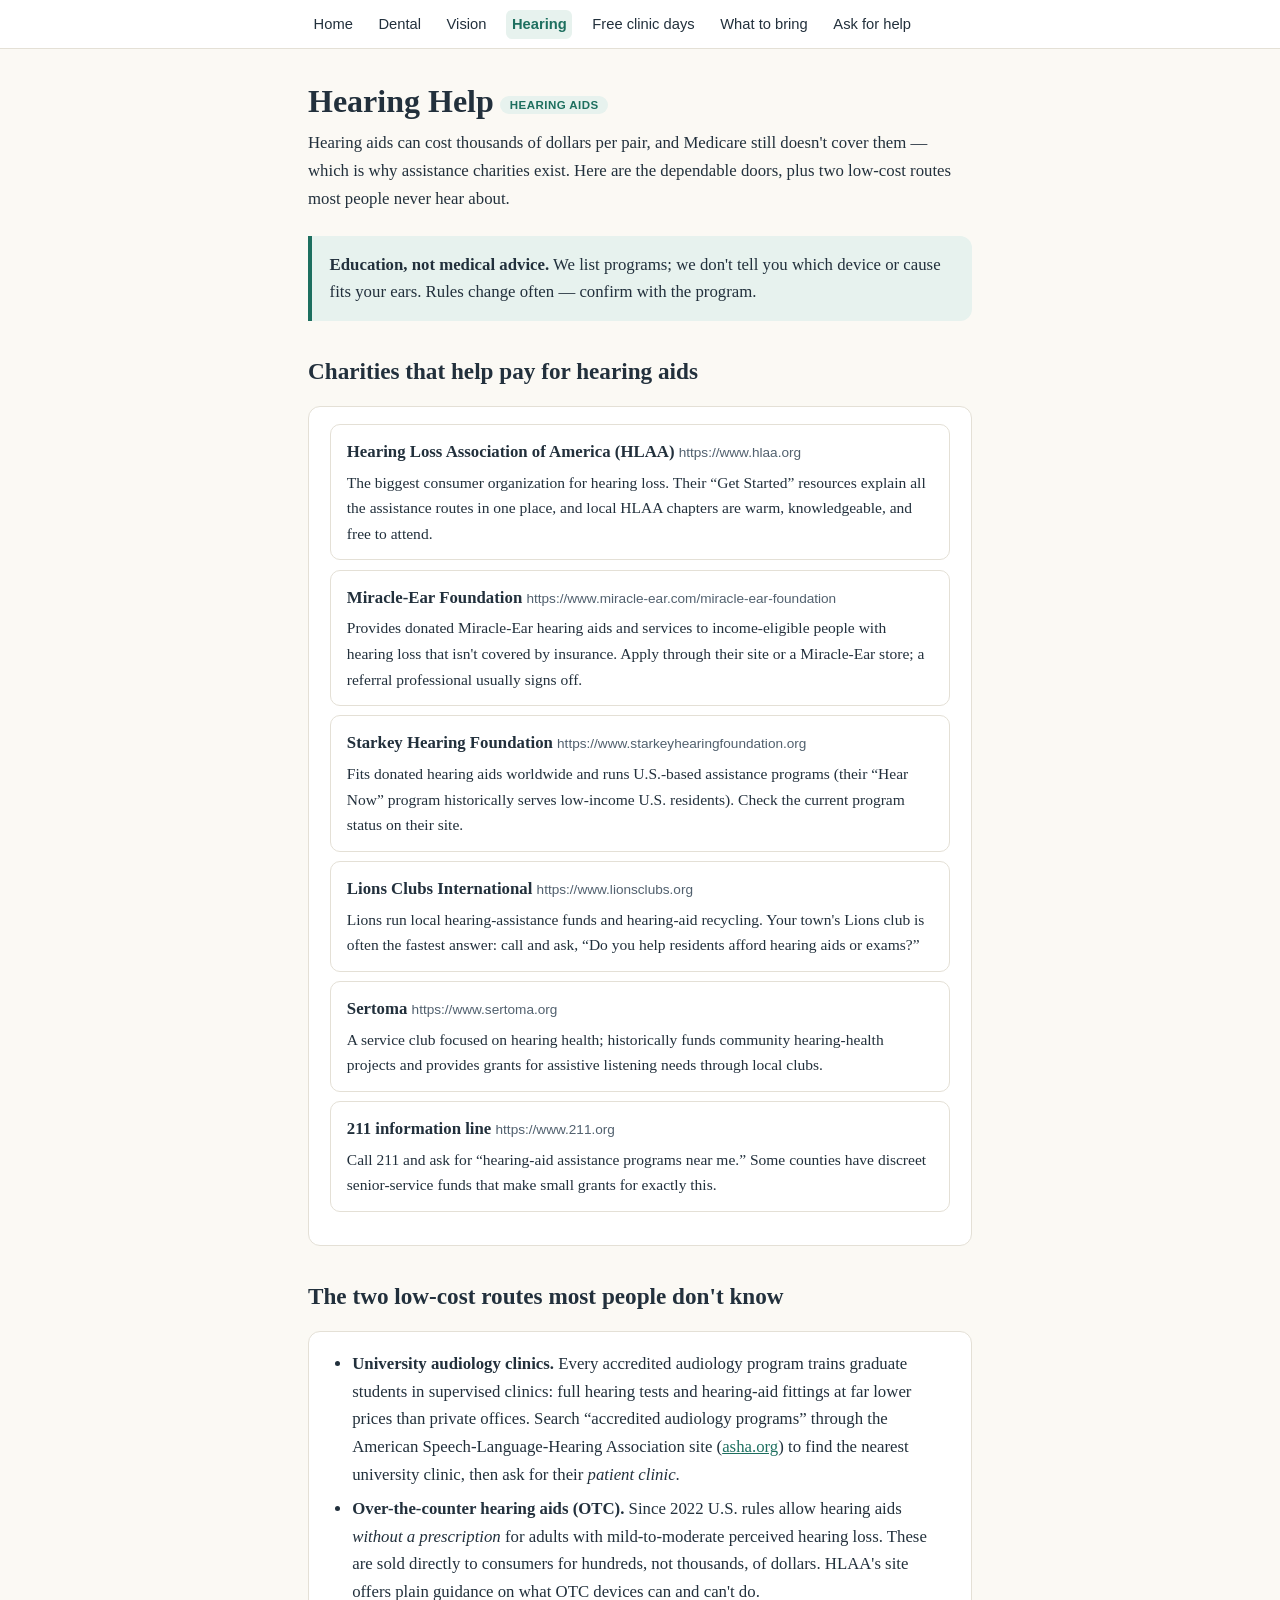
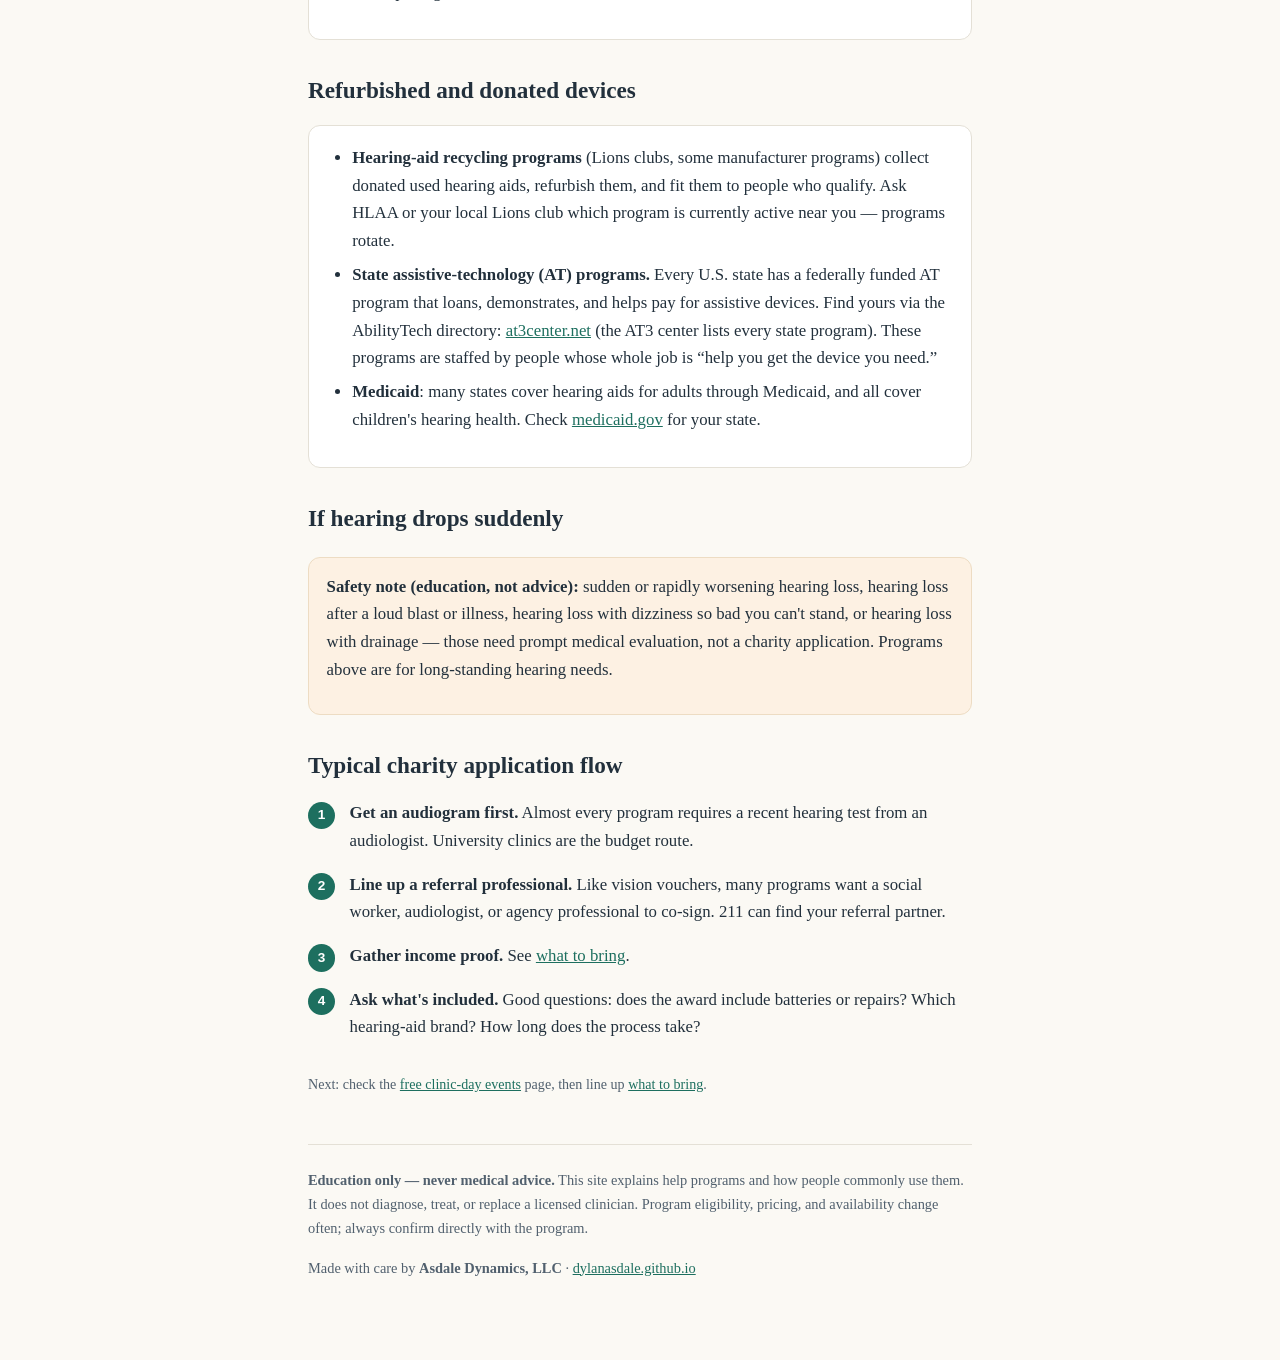
<file: hearing.html>
<!DOCTYPE html>
<html lang="en">
<head>
<meta charset="utf-8">
<meta name="viewport" content="width=device-width, initial-scale=1">
<title>Hearing Help — Free &amp; Low-Cost Directory</title>
<meta name="description" content="Help affording hearing aids: hearing-aid assistance charities, recycled and refurbished hearing-aid programs, university audiology clinics, and state assistive-technology programs. Education only — never medical advice.">
<link rel="stylesheet" href="style.css">
</head>
<body>

<nav class="pages" aria-label="Site pages">
  <div class="wrap">
    <a href="index.html">Home</a>
    <a href="dental.html">Dental</a>
    <a href="vision.html">Vision</a>
    <a href="hearing.html" aria-current="page">Hearing</a>
    <a href="clinic-events.html">Free clinic days</a>
    <a href="documents.html">What to bring</a>
    <a href="ask-for-help.html">Ask for help</a>
  </div>
</nav>

<div class="wrap" style="padding-top:2rem;">
  <h1 style="margin-top:0;">Hearing Help<span class="tag">Hearing aids</span></h1>
  <p>Hearing aids can cost thousands of dollars per pair, and Medicare still doesn't cover them — which is why assistance charities exist. Here are the dependable doors, plus two low-cost routes most people never hear about.</p>

  <div class="note"><strong>Education, not medical advice.</strong> We list programs; we don't tell you which device or cause fits your ears. Rules change often — confirm with the program.</div>

  <h2>Charities that help pay for hearing aids</h2>
  <div class="card">
    <ul class="link-list">
      <li>
        <span class="lname">Hearing Loss Association of America (HLAA)</span>
        <span class="lurl">https://www.hlaa.org</span>
        <span class="lwhy">The biggest consumer organization for hearing loss. Their “Get Started” resources explain all the assistance routes in one place, and local HLAA chapters are warm, knowledgeable, and free to attend.</span>
      </li>
      <li>
        <span class="lname">Miracle-Ear Foundation</span>
        <span class="lurl">https://www.miracle-ear.com/miracle-ear-foundation</span>
        <span class="lwhy">Provides donated Miracle-Ear hearing aids and services to income-eligible people with hearing loss that isn't covered by insurance. Apply through their site or a Miracle-Ear store; a referral professional usually signs off.</span>
      </li>
      <li>
        <span class="lname">Starkey Hearing Foundation</span>
        <span class="lurl">https://www.starkeyhearingfoundation.org</span>
        <span class="lwhy">Fits donated hearing aids worldwide and runs U.S.-based assistance programs (their “Hear Now” program historically serves low-income U.S. residents). Check the current program status on their site.</span>
      </li>
      <li>
        <span class="lname">Lions Clubs International</span>
        <span class="lurl">https://www.lionsclubs.org</span>
        <span class="lwhy">Lions run local hearing-assistance funds and hearing-aid recycling. Your town's Lions club is often the fastest answer: call and ask, “Do you help residents afford hearing aids or exams?”</span>
      </li>
      <li>
        <span class="lname">Sertoma</span>
        <span class="lurl">https://www.sertoma.org</span>
        <span class="lwhy">A service club focused on hearing health; historically funds community hearing-health projects and provides grants for assistive listening needs through local clubs.</span>
      </li>
      <li>
        <span class="lname">211 information line</span>
        <span class="lurl">https://www.211.org</span>
        <span class="lwhy">Call 211 and ask for “hearing-aid assistance programs near me.” Some counties have discreet senior-service funds that make small grants for exactly this.</span>
      </li>
    </ul>
  </div>

  <h2>The two low-cost routes most people don't know</h2>
  <div class="card">
    <ul>
      <li><strong>University audiology clinics.</strong> Every accredited audiology program trains graduate students in supervised clinics: full hearing tests and hearing-aid fittings at far lower prices than private offices. Search “accredited audiology programs” through the American Speech-Language-Hearing Association site (<a href="https://www.asha.org">asha.org</a>) to find the nearest university clinic, then ask for their <em>patient clinic</em>.</li>
      <li><strong>Over-the-counter hearing aids (OTC).</strong> Since 2022 U.S. rules allow hearing aids <em>without a prescription</em> for adults with mild-to-moderate perceived hearing loss. These are sold directly to consumers for hundreds, not thousands, of dollars. HLAA's site offers plain guidance on what OTC devices can and can't do.</li>
    </ul>
  </div>

  <h2>Refurbished and donated devices</h2>
  <div class="card">
    <ul>
      <li><strong>Hearing-aid recycling programs</strong> (Lions clubs, some manufacturer programs) collect donated used hearing aids, refurbish them, and fit them to people who qualify. Ask HLAA or your local Lions club which program is currently active near you — programs rotate.</li>
      <li><strong>State assistive-technology (AT) programs.</strong> Every U.S. state has a federally funded AT program that loans, demonstrates, and helps pay for assistive devices. Find yours via the AbilityTech directory: <a href="https://www.at3center.net">at3center.net</a> (the AT3 center lists every state program). These programs are staffed by people whose whole job is “help you get the device you need.”</li>
      <li><strong>Medicaid</strong>: many states cover hearing aids for adults through Medicaid, and all cover children's hearing health. Check <a href="https://www.medicaid.gov">medicaid.gov</a> for your state.</li>
    </ul>
  </div>

  <h2>If hearing drops suddenly</h2>
  <div class="careful">
    <p><strong>Safety note (education, not advice):</strong> sudden or rapidly worsening hearing loss, hearing loss after a loud blast or illness, hearing loss with dizziness so bad you can't stand, or hearing loss with drainage — those need prompt medical evaluation, not a charity application. Programs above are for long-standing hearing needs.</p>
  </div>

  <h2>Typical charity application flow</h2>
  <ol class="steps">
    <li><strong>Get an audiogram first.</strong> Almost every program requires a recent hearing test from an audiologist. University clinics are the budget route.</li>
    <li><strong>Line up a referral professional.</strong> Like vision vouchers, many programs want a social worker, audiologist, or agency professional to co-sign. 211 can find your referral partner.</li>
    <li><strong>Gather income proof.</strong> See <a href="documents.html">what to bring</a>.</li>
    <li><strong>Ask what's included.</strong> Good questions: does the award include batteries or repairs? Which hearing-aid brand? How long does the process take?</li>
  </ol>

  <div class="small" style="margin-top:2rem;">Next: check the <a href="clinic-events.html">free clinic-day events</a> page, then line up <a href="documents.html">what to bring</a>.</div>

  <footer class="site">
    <p><strong>Education only — never medical advice.</strong> This site explains help programs and how people commonly use them. It does not diagnose, treat, or replace a licensed clinician. Program eligibility, pricing, and availability change often; always confirm directly with the program.</p>
    <p>Made with care by <strong>Asdale Dynamics, LLC</strong> · <a href="https://dylanasdale.github.io">dylanasdale.github.io</a></p>
  </footer>
</div>

</body>
</html>
</file>
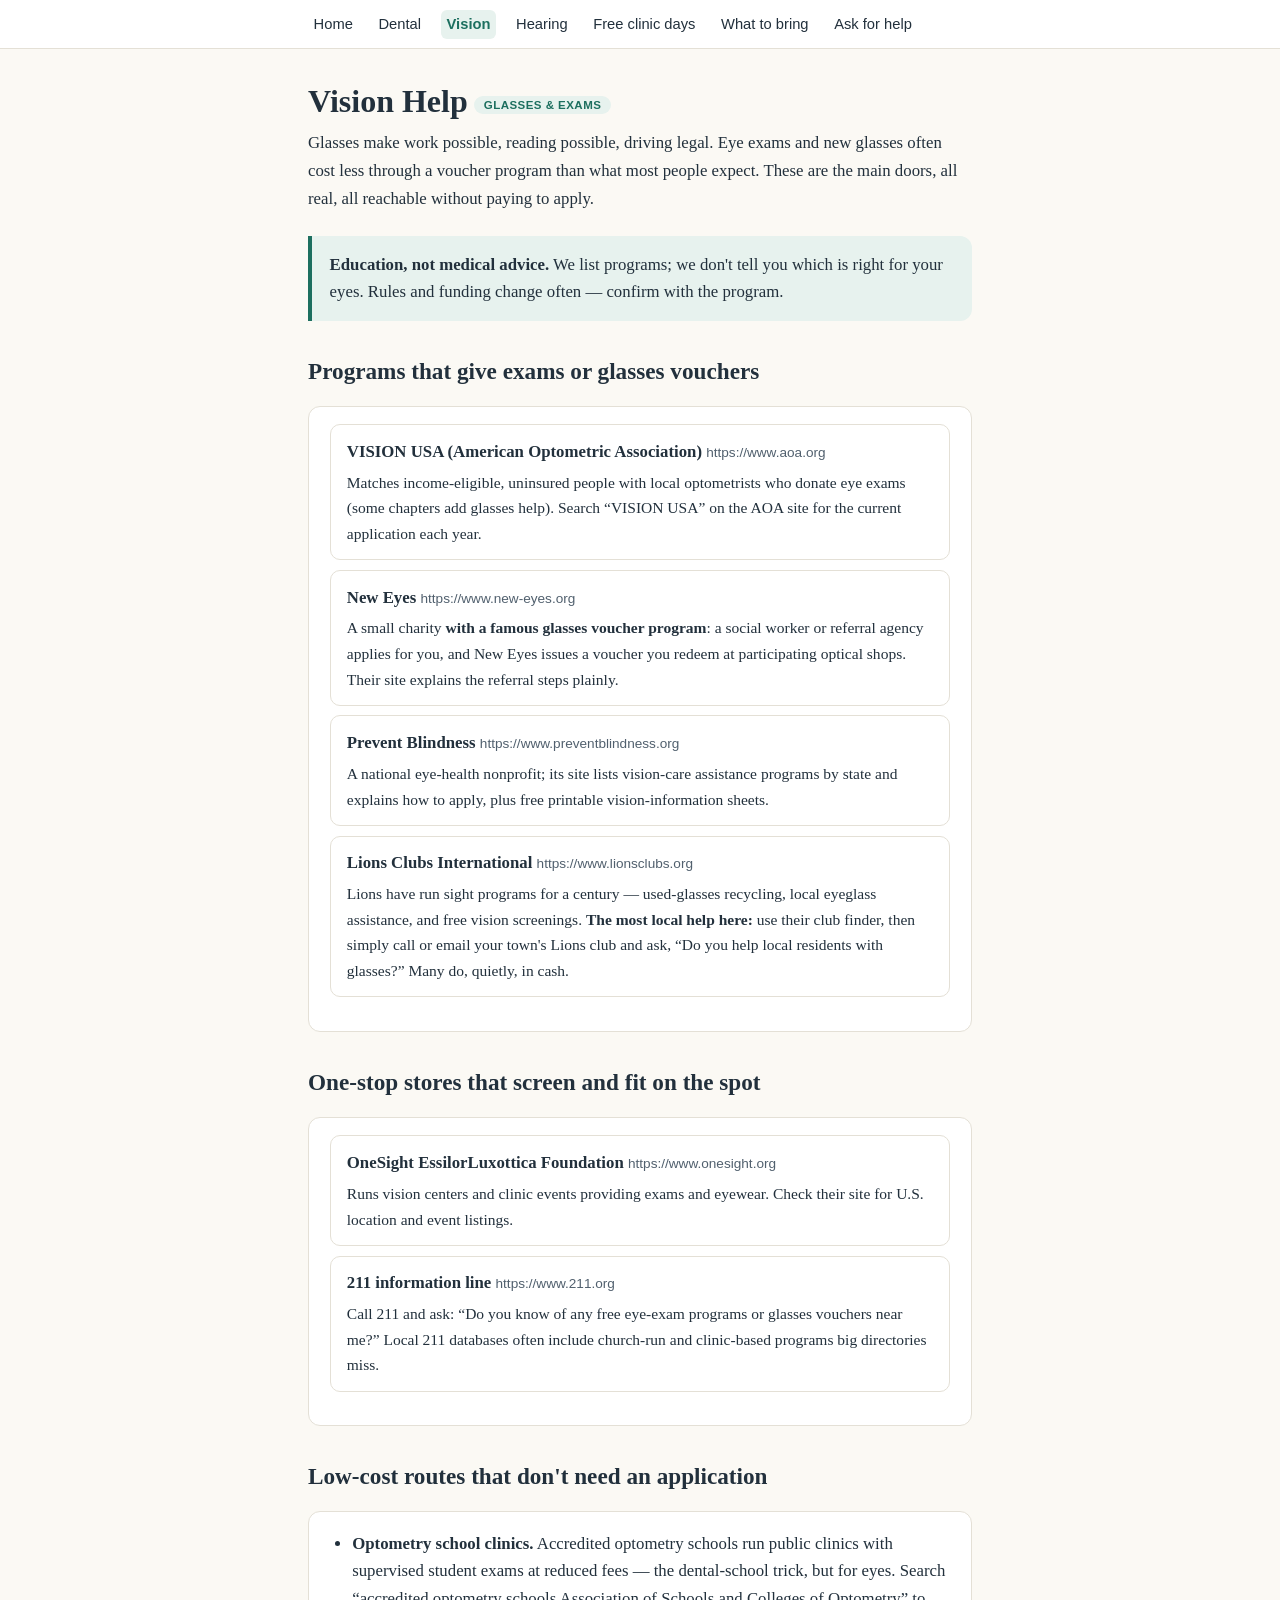
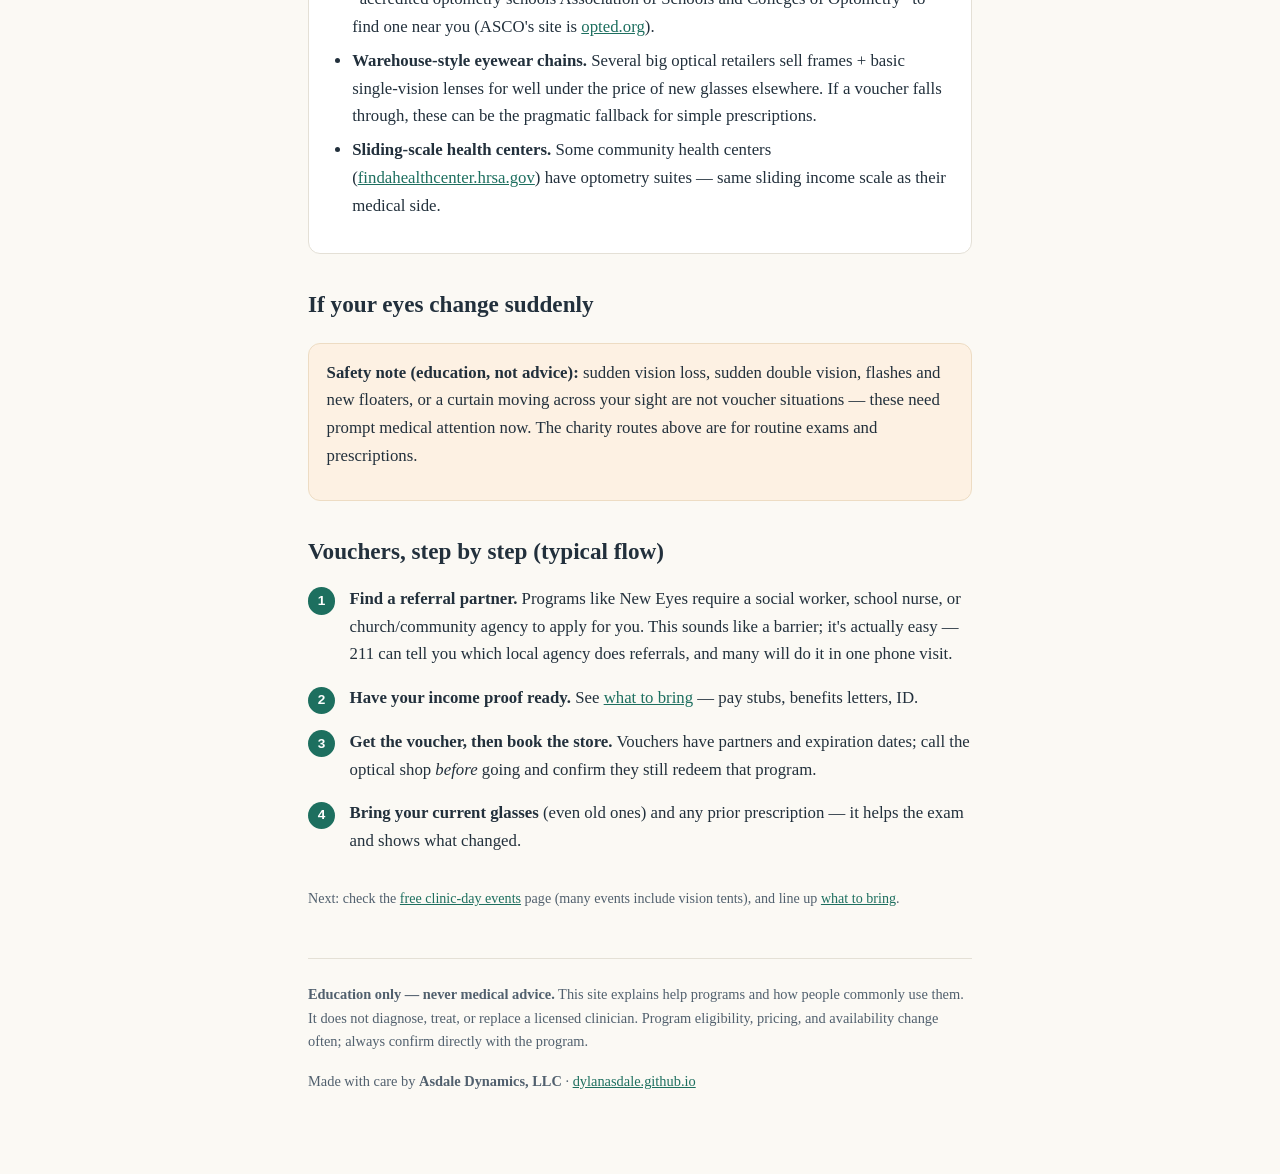
<file: vision.html>
<!DOCTYPE html>
<html lang="en">
<head>
<meta charset="utf-8">
<meta name="viewport" content="width=device-width, initial-scale=1">
<title>Vision Help — Free &amp; Low-Cost Directory</title>
<meta name="description" content="Free and low-cost vision help: free eye-exam programs, glasses voucher charities, optical school clinics, and recycled glasses programs. Education only — never medical advice.">
<link rel="stylesheet" href="style.css">
</head>
<body>

<nav class="pages" aria-label="Site pages">
  <div class="wrap">
    <a href="index.html">Home</a>
    <a href="dental.html">Dental</a>
    <a href="vision.html" aria-current="page">Vision</a>
    <a href="hearing.html">Hearing</a>
    <a href="clinic-events.html">Free clinic days</a>
    <a href="documents.html">What to bring</a>
    <a href="ask-for-help.html">Ask for help</a>
  </div>
</nav>

<div class="wrap" style="padding-top:2rem;">
  <h1 style="margin-top:0;">Vision Help<span class="tag">Glasses &amp; Exams</span></h1>
  <p>Glasses make work possible, reading possible, driving legal. Eye exams and new glasses often cost less through a voucher program than what most people expect. These are the main doors, all real, all reachable without paying to apply.</p>

  <div class="note"><strong>Education, not medical advice.</strong> We list programs; we don't tell you which is right for your eyes. Rules and funding change often — confirm with the program.</div>

  <h2>Programs that give exams or glasses vouchers</h2>
  <div class="card">
    <ul class="link-list">
      <li>
        <span class="lname">VISION USA (American Optometric Association)</span>
        <span class="lurl">https://www.aoa.org</span>
        <span class="lwhy">Matches income-eligible, uninsured people with local optometrists who donate eye exams (some chapters add glasses help). Search “VISION USA” on the AOA site for the current application each year.</span>
      </li>
      <li>
        <span class="lname">New Eyes</span>
        <span class="lurl">https://www.new-eyes.org</span>
        <span class="lwhy">A small charity <strong>with a famous glasses voucher program</strong>: a social worker or referral agency applies for you, and New Eyes issues a voucher you redeem at participating optical shops. Their site explains the referral steps plainly.</span>
      </li>
      <li>
        <span class="lname">Prevent Blindness</span>
        <span class="lurl">https://www.preventblindness.org</span>
        <span class="lwhy">A national eye-health nonprofit; its site lists vision-care assistance programs by state and explains how to apply, plus free printable vision-information sheets.</span>
      </li>
      <li>
        <span class="lname">Lions Clubs International</span>
        <span class="lurl">https://www.lionsclubs.org</span>
        <span class="lwhy">Lions have run sight programs for a century — used-glasses recycling, local eyeglass assistance, and free vision screenings. <strong>The most local help here:</strong> use their club finder, then simply call or email your town's Lions club and ask, “Do you help local residents with glasses?” Many do, quietly, in cash.</span>
      </li>
    </ul>
  </div>

  <h2>One-stop stores that screen and fit on the spot</h2>
  <div class="card">
    <ul class="link-list">
      <li>
        <span class="lname">OneSight EssilorLuxottica Foundation</span>
        <span class="lurl">https://www.onesight.org</span>
        <span class="lwhy">Runs vision centers and clinic events providing exams and eyewear. Check their site for U.S. location and event listings.</span>
      </li>
      <li>
        <span class="lname">211 information line</span>
        <span class="lurl">https://www.211.org</span>
        <span class="lwhy">Call 211 and ask: “Do you know of any free eye-exam programs or glasses vouchers near me?” Local 211 databases often include church-run and clinic-based programs big directories miss.</span>
      </li>
    </ul>
  </div>

  <h2>Low-cost routes that don't need an application</h2>
  <div class="card">
    <ul>
      <li><strong>Optometry school clinics.</strong> Accredited optometry schools run public clinics with supervised student exams at reduced fees — the dental-school trick, but for eyes. Search “accredited optometry schools Association of Schools and Colleges of Optometry” to find one near you (ASCO's site is <a href="https://www.opted.org">opted.org</a>).</li>
      <li><strong>Warehouse-style eyewear chains.</strong> Several big optical retailers sell frames + basic single-vision lenses for well under the price of new glasses elsewhere. If a voucher falls through, these can be the pragmatic fallback for simple prescriptions.</li>
      <li><strong>Sliding-scale health centers.</strong> Some community health centers (<a href="https://findahealthcenter.hrsa.gov">findahealthcenter.hrsa.gov</a>) have optometry suites — same sliding income scale as their medical side.</li>
    </ul>
  </div>

  <h2>If your eyes change suddenly</h2>
  <div class="careful">
    <p><strong>Safety note (education, not advice):</strong> sudden vision loss, sudden double vision, flashes and new floaters, or a curtain moving across your sight are not voucher situations — these need prompt medical attention now. The charity routes above are for routine exams and prescriptions.</p>
  </div>

  <h2>Vouchers, step by step (typical flow)</h2>
  <ol class="steps">
    <li><strong>Find a referral partner.</strong> Programs like New Eyes require a social worker, school nurse, or church/community agency to apply for you. This sounds like a barrier; it's actually easy — 211 can tell you which local agency does referrals, and many will do it in one phone visit.</li>
    <li><strong>Have your income proof ready.</strong> See <a href="documents.html">what to bring</a> — pay stubs, benefits letters, ID.</li>
    <li><strong>Get the voucher, then book the store.</strong> Vouchers have partners and expiration dates; call the optical shop <em>before</em> going and confirm they still redeem that program.</li>
    <li><strong>Bring your current glasses</strong> (even old ones) and any prior prescription — it helps the exam and shows what changed.</li>
  </ol>

  <div class="small" style="margin-top:2rem;">Next: check the <a href="clinic-events.html">free clinic-day events</a> page (many events include vision tents), and line up <a href="documents.html">what to bring</a>.</div>

  <footer class="site">
    <p><strong>Education only — never medical advice.</strong> This site explains help programs and how people commonly use them. It does not diagnose, treat, or replace a licensed clinician. Program eligibility, pricing, and availability change often; always confirm directly with the program.</p>
    <p>Made with care by <strong>Asdale Dynamics, LLC</strong> · <a href="https://dylanasdale.github.io">dylanasdale.github.io</a></p>
  </footer>
</div>

</body>
</html>
</file>
<file: style.css>
:root {
  --ink: #22303c;
  --soft: #51606e;
  --paper: #fbf9f4;
  --card: #ffffff;
  --line: #e4e0d6;
  --accent: #1d6f5f;
  --accent-soft: #e7f2ee;
  --warn-soft: #fdf1e3;
  --warn-line: #eddcc3;
  --radius: 12px;
}

* { box-sizing: border-box; }

html { scroll-behavior: smooth; }

body {
  margin: 0;
  padding: 0 0 4rem;
  background: var(--paper);
  color: var(--ink);
  font-family: Georgia, "Times New Roman", serif;
  line-height: 1.65;
  font-size: 1.05rem;
}

.wrap {
  max-width: 44rem;
  margin: 0 auto;
  padding: 1.5rem 1.25rem 0;
}

header.site {
  background: var(--accent);
  color: #fff;
  padding: 2.5rem 0 2rem;
}

header.site .wrap { padding-top: 0; padding-bottom: 0; }

h1, h2, h3, h4 { font-family: Georgia, serif; line-height: 1.25; }

h1 { font-size: 2rem; margin: 0 0 .5rem; }
h2 { font-size: 1.45rem; margin-top: 2.25rem; }
h3 { font-size: 1.15rem; margin-top: 1.75rem; }

a { color: var(--accent); }
a:hover { text-decoration-thickness: 2px; }

p, ul, ol { margin: 0 0 1rem; }

ul, ol { padding-left: 1.4rem; }
li { margin-bottom: .4rem; }

nav.pages {
  background: #fff;
  border-bottom: 1px solid var(--line);
  padding: .6rem 0;
  font-family: "Segoe UI", Arial, sans-serif;
  font-size: .92rem;
}

nav.pages .wrap { display: flex; flex-wrap: wrap; gap: .35rem .9rem; padding-top: 0; padding-bottom: 0; }
nav.pages a { color: var(--ink); text-decoration: none; padding: .15rem .35rem; border-radius: 6px; }
nav.pages a[aria-current="page"] { background: var(--accent-soft); color: var(--accent); font-weight: 600; }
nav.pages a:hover { background: var(--accent-soft); }

header.site nav.homespace {
  margin-top: 1.1rem;
  font-family: "Segoe UI", Arial, sans-serif;
  font-size: .9rem;
}
header.site nav.homespace a { color: #d9ede7; }

.card {
  background: var(--card);
  border: 1px solid var(--line);
  border-radius: var(--radius);
  padding: 1.1rem 1.3rem;
  margin: 1.25rem 0;
}

.note {
  background: var(--accent-soft);
  border-left: 4px solid var(--accent);
  border-radius: 0 var(--radius) var(--radius) 0;
  padding: .9rem 1.1rem;
  margin: 1.5rem 0;
}

.careful {
  background: var(--warn-soft);
  border: 1px solid var(--warn-line);
  border-radius: var(--radius);
  padding: .9rem 1.1rem;
  margin: 1.5rem 0;
}

.link-list { list-style: none; padding: 0; }
.link-list li {
  padding: .8rem 1rem;
  border: 1px solid var(--line);
  border-radius: 10px;
  margin-bottom: .6rem;
  background: #fff;
}
.link-list .lname { font-weight: 700; }
.link-list .lurl { font-family: "Segoe UI", Arial, sans-serif; font-size: .85rem; color: var(--soft); word-break: break-all; }
.link-list .lwhy { display: block; margin-top: .25rem; font-size: .97rem; }

.script {
  background: #fff;
  border: 1px dashed var(--accent);
  border-radius: var(--radius);
  padding: 1.2rem 1.4rem;
  margin: 1.5rem 0;
  font-style: italic;
}

.tag {
  display: inline-block;
  font-family: "Segoe UI", Arial, sans-serif;
  font-size: .72rem;
  letter-spacing: .04em;
  text-transform: uppercase;
  background: var(--accent-soft);
  color: var(--accent);
  border-radius: 999px;
  padding: .1rem .6rem;
  margin-left: .4rem;
  vertical-align: middle;
}

.steps { counter-reset: step; list-style: none; padding-left: 0; }
.steps > li {
  counter-increment: step;
  position: relative;
  padding-left: 2.6rem;
  margin-bottom: 1rem;
}
.steps > li::before {
  content: counter(step);
  position: absolute;
  left: 0;
  top: .15rem;
  width: 1.7rem;
  height: 1.7rem;
  border-radius: 50%;
  background: var(--accent);
  color: #fff;
  font-family: "Segoe UI", Arial, sans-serif;
  font-size: .85rem;
  font-weight: 700;
  display: flex;
  align-items: center;
  justify-content: center;
}

footer.site {
  border-top: 1px solid var(--line);
  margin-top: 3rem;
  padding-top: 1.5rem;
  color: var(--soft);
  font-size: .9rem;
}

.small { font-size: .88rem; color: var(--soft); }

table { border-collapse: collapse; width: 100%; margin: 1rem 0; background: #fff; }
th, td { border: 1px solid var(--line); padding: .5rem .7rem; text-align: left; font-size: .95rem; }
th { background: var(--accent-soft); }
</file>
